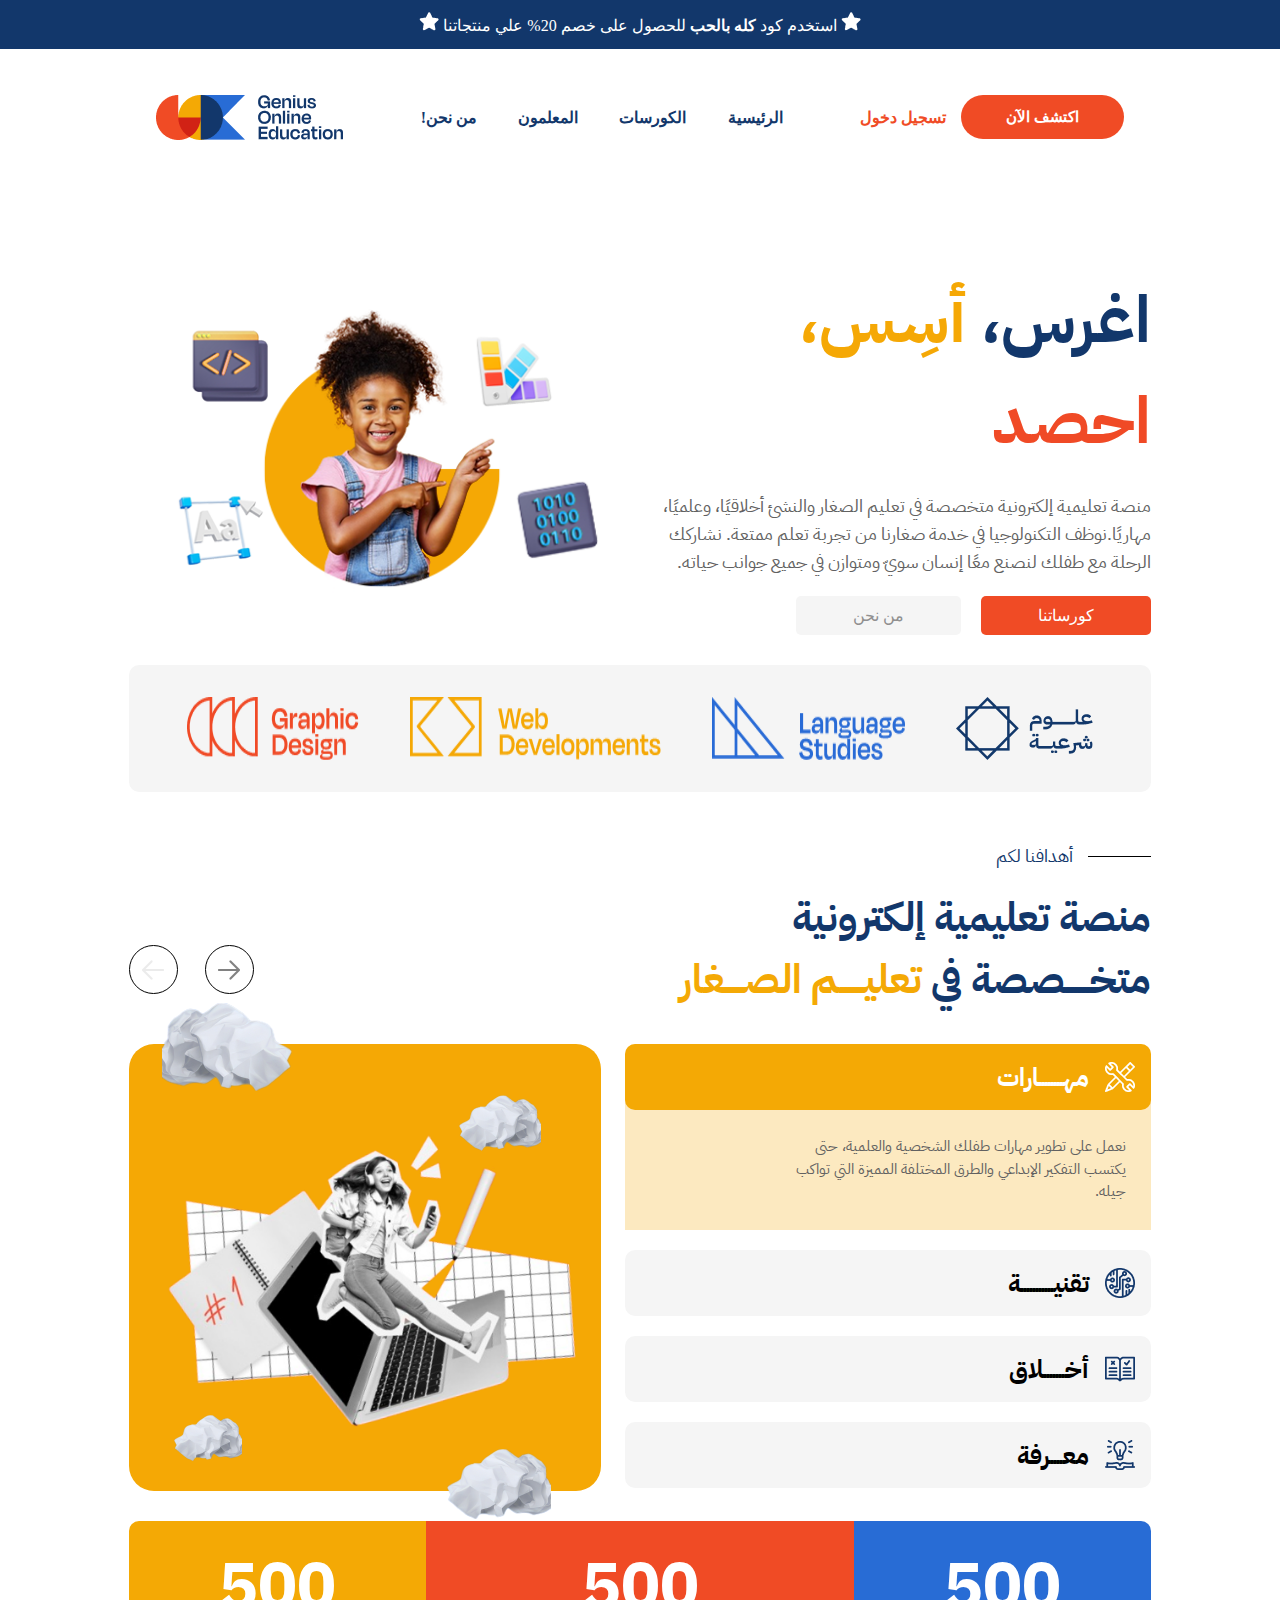
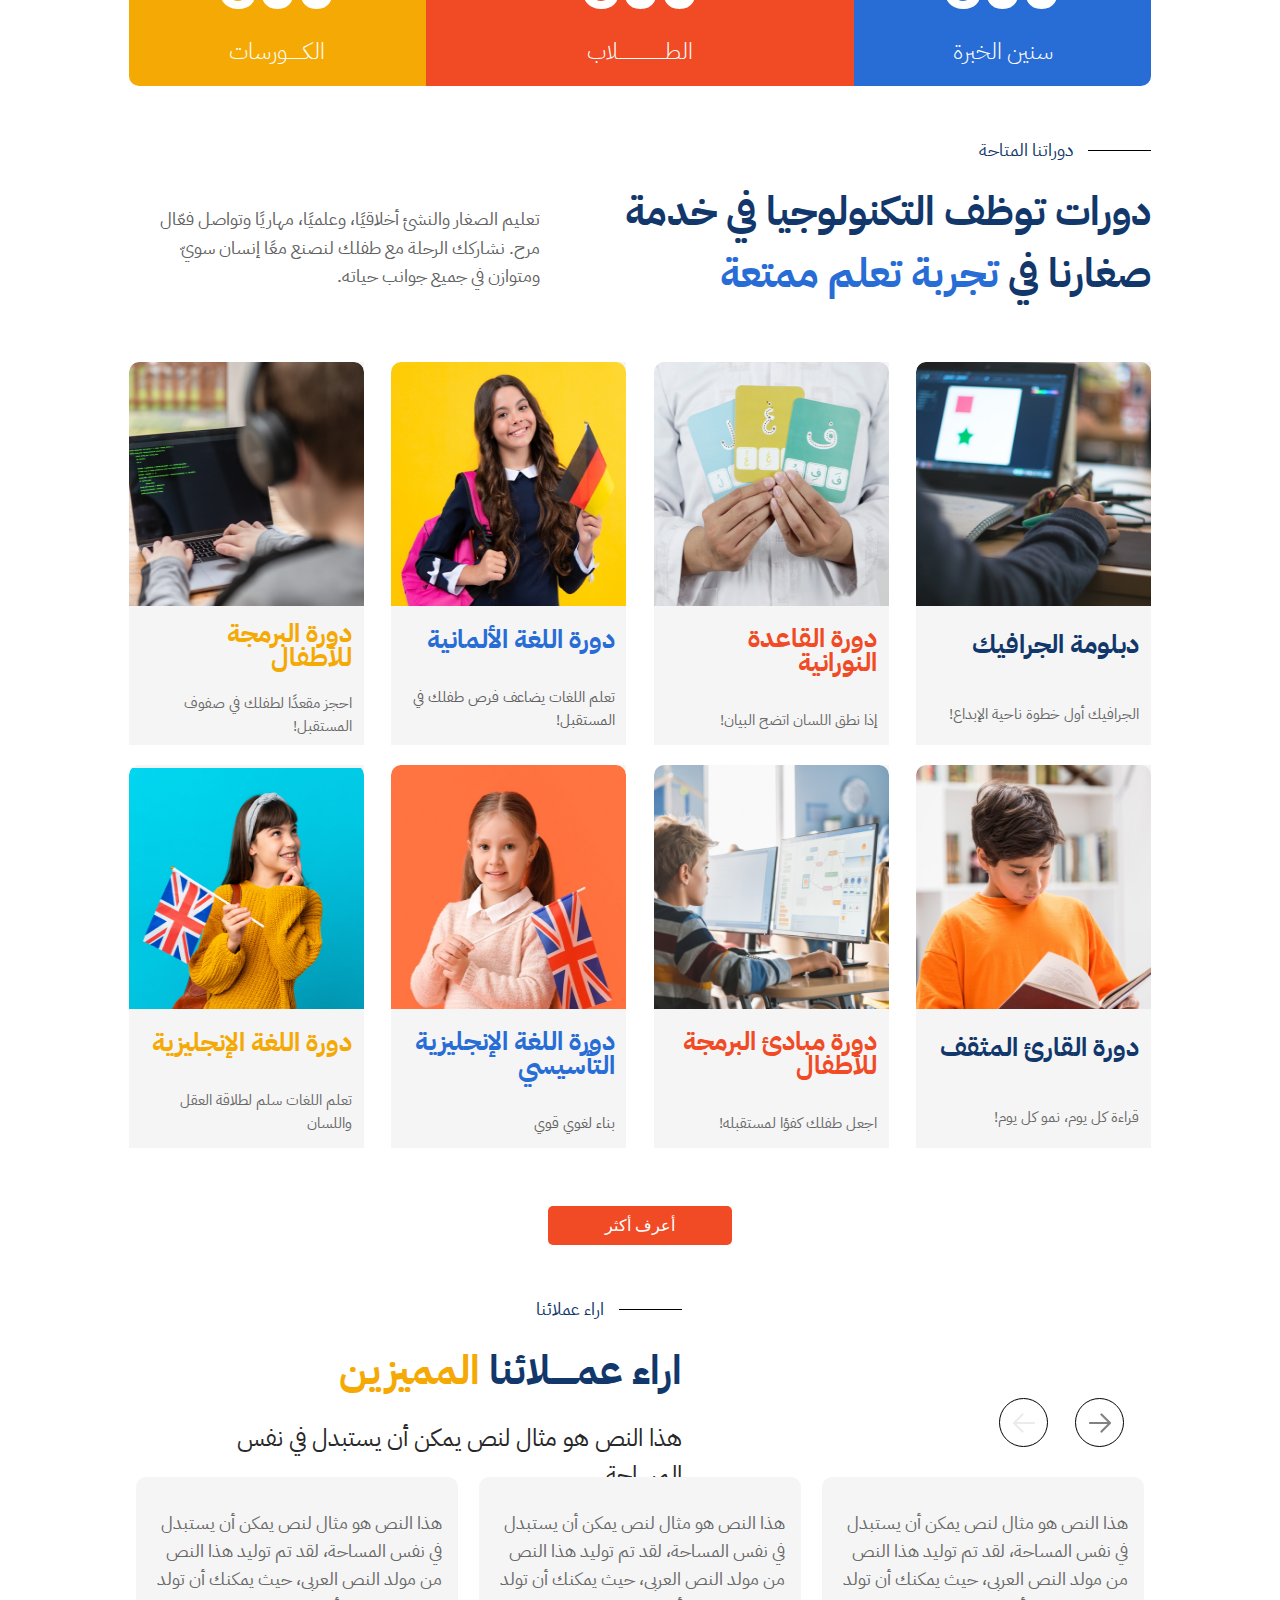
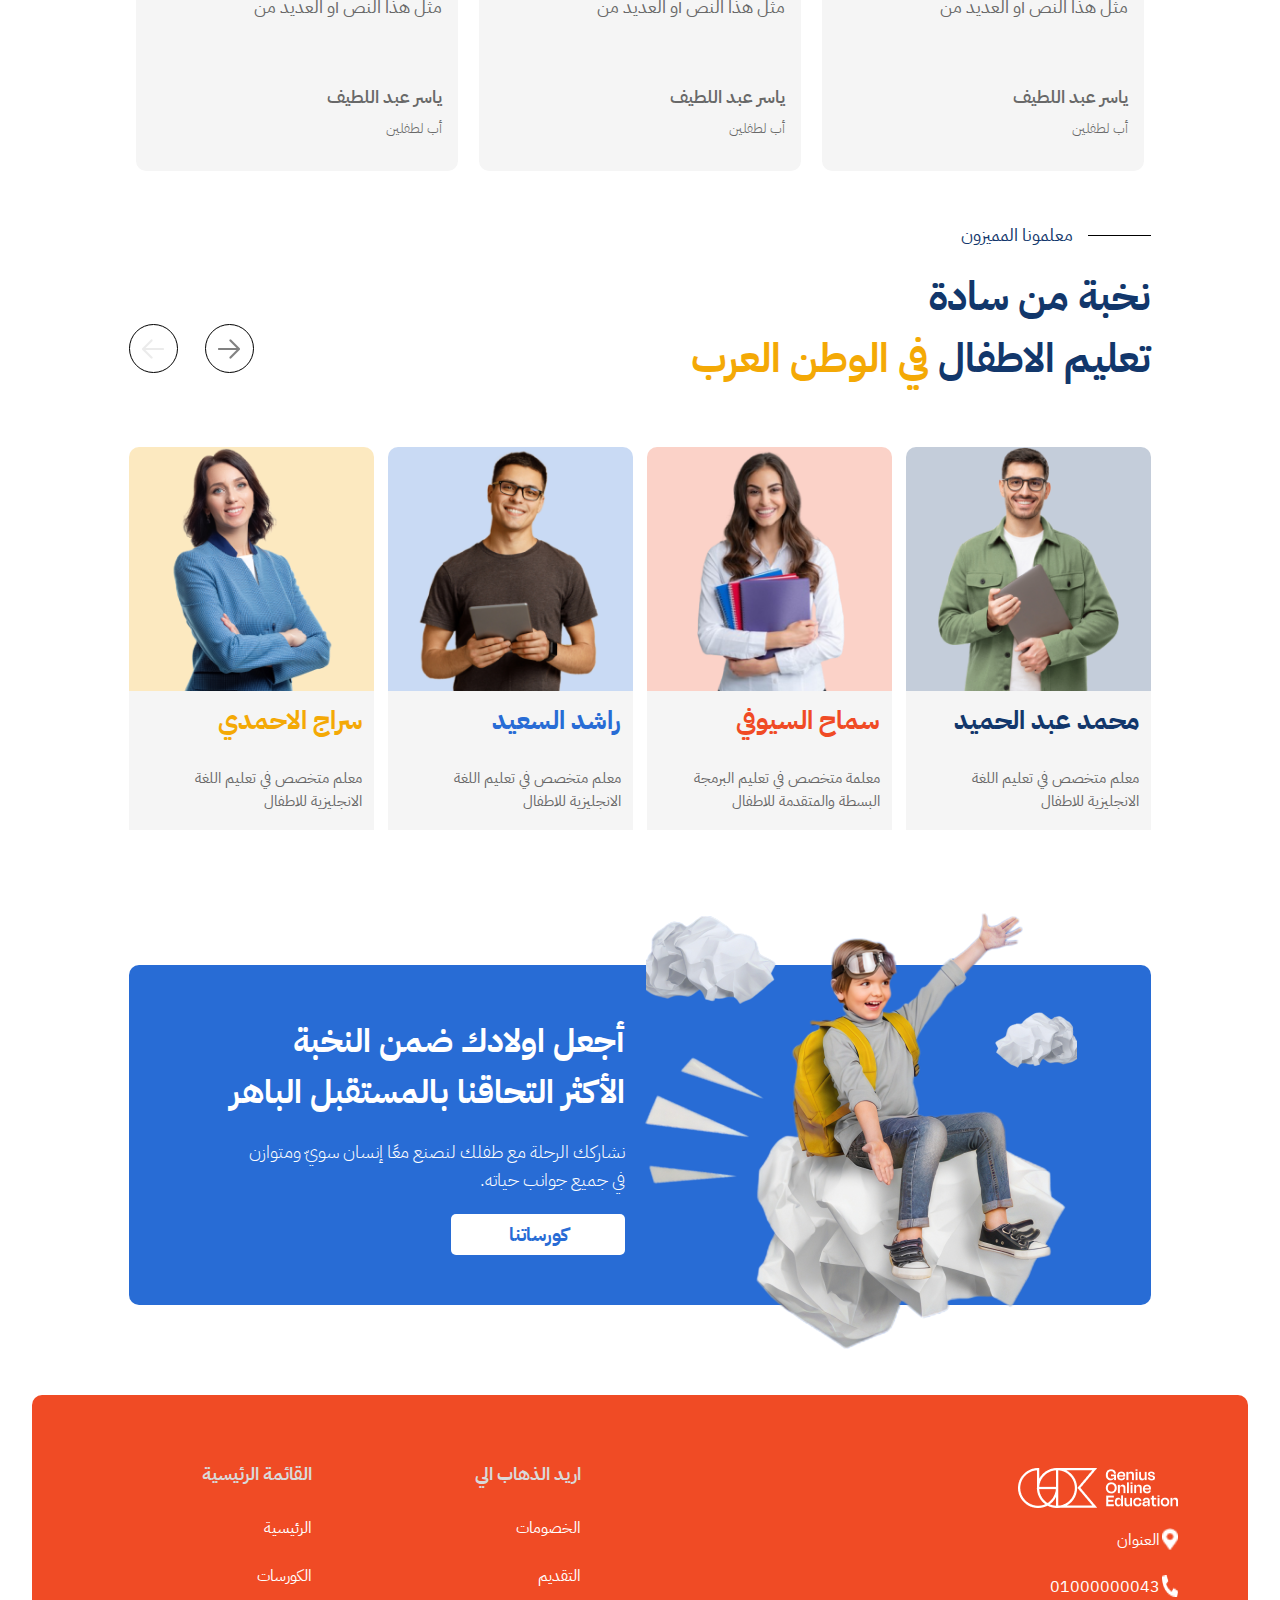
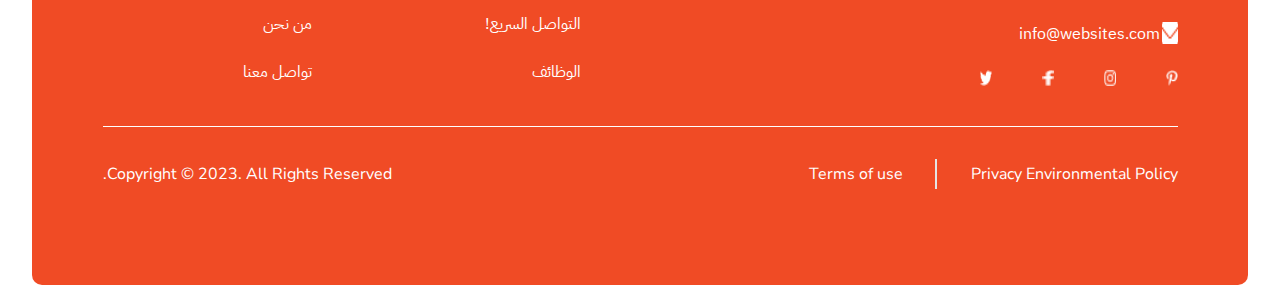
<file: index.html>
<!DOCTYPE html>
<html lang="en">
<head>
    <meta charset="UTF-8">
    <meta name="viewport" content="width=device-width, initial-scale=1.0">
    <title>Exam</title>
    <link rel="stylesheet" href="https://cdnjs.cloudflare.com/ajax/libs/font-awesome/6.4.0/css/all.min.css" integrity="sha512-iecdLmaskl7CVkqkXNQ/ZH/XLlvWZOJyj7Yy7tcenmpD1ypASozpmT/E0iPtmFIB46ZmdtAc9eNBvH0H/ZpiBw==" crossorigin="anonymous" referrerpolicy="no-referrer" />
    <link rel="stylesheet" href="./blueline.css">
    <link rel="stylesheet" href="./home.css">
    <link rel="stylesheet" href="./footer.css">
</head>
<body>

    <div class="ADS">
        <h4>
            <img src="./imgs/.png" alt="ADS Star" />
            استخدم كود <span>كله بالحب </span>للحصول على خصم 20% علي منتجاتنا
            <img src="./imgs/.png" alt="ADS Star" />
        </h4>
    </div>
    <div class="center_main">
        <main class="container">
            <header class="nav">
                <img src="./imgs/Frame.png" alt="education logo">
                <ul>
                    <li><a href="./index.html">الرئيسية</a></li>
                    <li><a href="./courses.html">الكورسات</a></li>
                    <li><a href="#">المعلمون</a></li>
                    <li><a href="./AboutUS.html">من نحن!</a></li>
                </ul>
                <div class="login">
                    <a class="btn" href="#">اكتشف الآن</a>
                    <a class="no" href="#">تسجيل دخول</a>
                </div>
                <input type="checkbox" id="check">
                    <label for="check" class="checkbtn">
                        <i class="fa-solid fa-bars"></i>
                    </label>
            </header>

            <div class="top">
                <div class="right_container">
                    <h1><span class="blue">اغرس،</span> <span class="yellow">أسِس،</span> <span class="orange">احصد</span></h1>
                    <p>منصة تعليمية إلكترونية متخصصة في تعليم الصغار والنشئ أخلاقيًا، وعلميًا، مهاريًا.نوظف التكنولوجيا في خدمة صغارنا من تجربة تعلم ممتعة. نشاركك الرحلة مع طفلك لنصنع معًا إنسان سويّ ومتوازن في جميع جوانب حياته.</p>
                    <div class="btns">
                        <a class="coursebtn" href="./courses.html">كورساتنا</a>
                        <a class="who" href="#">من نحن</a>
                    </div>
                </div>
                <div class="left_container">
                    <img src="./imgs/black girl.png" alt="black girl">
                </div>
            </div>
            <div class="strap">
                <img src="./imgs/strap/Group (3).png" alt="pic4">
                <img src="./imgs/strap/Group (2).png" alt="pic3">
                <img src="./imgs/strap/Group (1).png" alt="pic2">
                <img src="./imgs/strap/Group.png" alt="pic1">
            </div>
            <!-- new content -->
            <div class="goals">
                <div class="rightHeader">    
                    <div class="line_p">
                        <div class="line"></div>
                        <p>أهدافنا لكم</p>
                    </div>
                    <h2>منصة تعليمية إلكترونية متخــــــصصة في <span>تعليــــــم الصـــــغار</span></h2>
                </div>
                <div class="arrows">
                    <a href="#"><img src="./imgs/arrow.png" alt="right arrow"></a>
                    <a href="#"><img src="./imgs/arrow2.png" alt="left arrow"></a>
                </div>
            </div>
            <!-- new content 2 -->
            <section class="qualifications">
                <div class="right_qualifications">
                    <div class="skills_p">
                        <div class="skills">
                            <img src="./imgs/pen1.png" alt="pen"> 
                            <h3>مهــــــــارات</h3>
                        </div>
                        <div id="paragraph_skills">
                            <p>نعمل على تطوير مهارات طفلك الشخصية والعلمية، حتى يكتسب التفكير الإبداعي والطرق المختلفة المميزة التي تواكب جيله.</p>
                        </div>
                    </div>
                    <div class="qualifications_card">
                        <img src="./imgs/mindmap 1.png" alt="mind map">
                        <h3>تقنيـــــــــــة</h3>
                    </div>
                    <div class="qualifications_card">
                        <img src="./imgs/book.png" alt="book">
                        <h3>أخـــــــلاق</h3>
                    </div>
                    <div class="qualifications_card">
                        <img src="./imgs/idea 1.png" alt="idea">
                        <h3>معــــرفة</h3>
                    </div>
                </div>

                <div class="left_qualifications">
                    <div class="paperGirl">
                        <div class="topPaper">
                            <img id="paperTopRight" src="./imgs/paperTopRight.png" alt="paperTopRight">
                            <img id="paperTopLeft" src="./imgs/paperTopLeft.png" alt="paperTopLeft">
                        </div>
                        <img id="maingirl" src="./imgs/girlMain.png" alt="a girl">
                        <div class="bottomPaper">
                            <img id="paperBottomRight" src="./imgs/paperBottomRight.png" alt="paperBottomRight">
                            <img id="paperBottomLeft" src="./imgs/paperBottomLeft.png" alt="paperBottomLeft">
                        </div>
                    </div>
                </div>
                </section>
                <div class="strap500"> 
                    <div class="strap500_right">
                        <h2>500</h2>
                        <p>سنين الخبرة</p>
                    </div>
                    <div class="strap500_middle">
                        <h2>500</h2>
                        <p>الطـــــــــــــــــــــــلاب</p>
                    </div>
                    <div class="strap500_left">
                        <h2>500</h2>
                        <p>الكــــــــورسات</p>
                    </div>
                </div>
                <div class="goals">
                    <div class="rightHeader">    
                        <div class="line_p">
                            <div class="line"></div>
                            <p>دوراتنا المتاحة</p>
                        </div>
                        <h2 id="teck">دورات توظف التكنولوجيا في خدمة صغارنا في <span id="experiment">تجربة تعلم ممتعة</span></h2>
                    </div>
                    <div class="arrows" id="arrow_p">
                        <p>تعليم الصغار والنشئ أخلاقيًا، وعلميًا، مهاريًا وتواصل فعّال مرح. نشاركك الرحلة مع طفلك لنصنع معًا إنسان سويّ ومتوازن في جميع جوانب حياته.</p>
                    </div>
                </div>
                <div class="course_cards">
                    <div class="course_row">
                        <div class="course_card">
                            <img src="./imgs/Mask group.png" alt="card1">
                            <div class="course_data">
                                <h3 class="color12376B">دبلومة الجرافيك</h3>
                                <p class="color686868">الجرافيك أول خطوة ناحية الإبداع!</p>
                            </div>
                        </div>
                        <div class="course_card">
                            <img src="./imgs/Mask group (1).png" alt="card2">
                            <div class="course_data">
                                <h3 class="colorF04B25">دورة القاعدة النورانية</h3>
                                <p class="color686868">إذا نطق اللسان اتضح البيان!</p>
                            </div>
                        </div>
                        <div class="course_card">
                            <img src="./imgs/Mask group (2).png" alt="card3">
                            <div class="course_data">
                                <h3 class="color286CD5">دورة اللغة الألمانية</h3>
                                <p>تعلم اللغات يضاعف فرص طفلك في المستقبل!</p>
                            </div>
                        </div>
                        <div class="course_card">
                            <img src="./imgs/Mask group (3).png" alt="card4">
                            <div class="course_data">
                                <h3 class="colorF4A905">دورة البرمجة للأطفال</h3>
                                <p class="color686868">احجز مقعدًا لطفلك في صفوف المستقبل!</p>
                            </div>
                        </div>
                    </div>
                    <div class="course_row">
                        <div class="course_card">
                            <img src="./imgs/Mask group (4).png" alt="card5">
                            <div class="course_data">
                                <h3 class="color12376B">دورة القارئ المثقف</h3>
                                <p class="color686868">قراءة كل يوم، نمو كل يوم!</p>
                            </div>
                        </div>
                        <div class="course_card">
                            <img src="./imgs/Mask group (5).png" alt="card6">
                            <div class="course_data">
                                <h3 class="colorF04B25">دورة مبادئ البرمجة للأطفال</h3>
                                <p class="color686868">اجعل طفلك كفؤا لمستقبله!</p>
                            </div>
                        </div>
                        <div class="course_card">
                            <img src="./imgs/Mask group (6).png" alt="card7">
                            <div class="course_data">
                                <h3 class="color286CD5">دورة اللغة الإنجليزية التأسيسي</h3>
                                <p>بناء لغوي قوي</p>
                            </div>
                        </div>
                        <div class="course_card">
                            <img src="./imgs/Mask group (7).png" alt="card8">
                            <div class="course_data"> 
                                <h3 class="colorF4A905">دورة اللغة الإنجليزية</h3>
                                <p class="color686868">تعلم اللغات سلم لطلاقة العقل واللسان</p>
                            </div>
                        </div>
                    </div>
                </div>
                <a href="#" class="coursebtn" id="knowMore_btn">أعرف أكثر</a>

                <div class="opinion">
                    <div class="arrows_3">
                        <a href="#"><img src="./imgs/arrow.png" alt="right arrow"></a>
                        <a href="#"><img src="./imgs/arrow2.png" alt="left arrow"></a>
                    </div>
                    <div class="left_headers">    
                        <div class="line_p">
                            <div class="line"></div>
                            <p>اراء عملائنا</p>
                        </div>
                            <h2 class="color12376B">اراء عمــــــلائنا <span class="colorF04B25">المميزين</span></h2>
                            <p id="p_line_210">هذا النص هو مثال لنص يمكن أن يستبدل في نفس المساحة</p>
                    </div>
                </div>

            <div class="opinion_row_cards">
                <div class="opinion_card">
                    <p>هذا النص هو مثال لنص يمكن أن يستبدل في نفس المساحة، لقد تم توليد هذا النص من مولد النص العربى، حيث يمكنك أن تولد مثل هذا النص أو العديد من </p>
                    <div> 
                        <h4>ياسر عبد اللطيف</h4>
                        <h6>أب لطفلين</h6></div>
                    </div>
                <div class="opinion_card">
                    <p>هذا النص هو مثال لنص يمكن أن يستبدل في نفس المساحة، لقد تم توليد هذا النص من مولد النص العربى، حيث يمكنك أن تولد مثل هذا النص أو العديد من </p>
                    <div>
                        <h4>ياسر عبد اللطيف</h4>
                        <h6>أب لطفلين</h6>
                    </div>
                </div>
                <div class="opinion_card">
                    <p>هذا النص هو مثال لنص يمكن أن يستبدل في نفس المساحة، لقد تم توليد هذا النص من مولد النص العربى، حيث يمكنك أن تولد مثل هذا النص أو العديد من </p>
                    <div>
                        <h4>ياسر عبد اللطيف</h4>
                        <h6>أب لطفلين</h6>
                    </div>
                </div>
            </div>
            <div class="goals">
                <div class="rightHeader">    
                    <div class="line_p">
                        <div class="line"></div>
                        <p>معلمونا المميزون</p>
                    </div>
                    <h2>نخبة من سادة<br> تعليم الاطفال <span class="colorF4A905">في الوطن العرب</span></h2>
                </div>
                <div class="arrows">
                    <a href="#"><img src="./imgs/arrow.png" alt="right arrow"></a>
                    <a href="#"><img src="./imgs/arrow2.png" alt="left arrow"></a>
                </div>
            </div>
            <div class="elite_row">
                <div class="elite_card">
                    <div class="img_container background12376B40">
                        <img src="./imgs/guy1.png" alt="guy1">
                    </div>
                    <div class="elite_p">
                        <h2 class="color12376B">محمد عبد الحميد</h2>
                        <p>معلم متخصص في تعليم اللغة الانجليزية للاطفال</p>
                    </div>
                </div>
                <div class="elite_card">
                    <div class="img_container backgroundF04B2540">
                        <img src="./imgs/girl1.png" alt="girl1">
                    </div>
                    <div class="elite_p">
                        <h2 class="colorF04B25">سماح السيوفي</h2>
                        <p>معلمة متخصص في تعليم البرمجة البسطة والمتقدمة للاطفال</p>
                    </div>
                </div>
                <div class="elite_card">
                    <div class="img_container background286CD540">
                        <img src="./imgs/guy2.png" alt="guy2">
                    </div>
                    <div class="elite_p">
                        <h2 class="color286CD5">راشد السعيد</h2>
                        <p>معلم متخصص في تعليم اللغة الانجليزية للاطفال</p>
                    </div>
                </div>
                <div class="elite_card">
                    <div class="img_container backgroundF4A90540">
                        <img src="./imgs/girl2.png" alt="girl2">
                    </div>
                    <div class="elite_p">
                        <h2 class="colorF4A905">سراج الاحمدي</h2>
                        <p>معلم متخصص في تعليم اللغة الانجليزية للاطفال</p>
                    </div>
                </div>
            </div>
            <footer>
                <!-- first footer -->
                <div class="footer_blue">
                    <div class="footer_imgs">
                        <img class="small_paper" src="./imgs/footer/smallpaper.png" alt="small paper">
                        <img class="boy_paper" src="./imgs/footer/paperboy.png" alt="boy" style="object-fit: cover;">
                        <img class="big_paper" src="./imgs/footer/bigpaper.png" alt="big paper">
                        <img class="three_papers" src="./imgs/footer/RICpaper.png" alt="3 papers">
                    </div>
                    <div class="footer_heads">
                        <h2>أجعل اولادك ضمن النخبة الأكثر التحاقنا بالمستقبل الباهر</h2>
                        <p>نشاركك الرحلة مع طفلك لنصنع معًا إنسان سويّ ومتوازن في جميع جوانب حياته.</p>
                        <a class="blue_btn" href="./courses.html">كورساتنا</a>
                    </div>
                </div>
            </div>
                <!--            ////////////////  second footer   ////////////////////////////       -->
                
                <!-- end  -->
            </footer>         
        </main>
        <footer>
            <div class="footer_red">
                
                <div class="topFooter">
                    <div class="rightTopFooter">
                        <img class="footerLogo" src="./imgs/red_footer_logo.png" alt="red footer logo">
                        <ul>
                            <li><img class="listIcon" src="./imgs/footer/location.png" alt="location icon"><p>العنوان</p></li>
                            <li><img class="listIcon" src="./imgs/footer/phone.png" alt="phone icon"><p>01000000043</p></li>
                            <li><img class="listIcon" src="./imgs/footer/mail.png" alt="mail icon"><p>info@websites.com</p></li>
                            <div class="socialFooter">
                                <img class="socialIcon" src="./imgs/footer/pinterest.png" alt="pinterest icon">
                                <img class="socialIcon" src="./imgs/footer/insta.png" alt="insta icon">
                                <img class="socialIcon" src="./imgs/footer/facebook.png" alt="facebook icon">
                                <img class="socialIcon" src="./imgs/footer/tweet.png" alt="tweet icon">
                            </div>
                        </ul>
                    </div>
                    <div class="leftTopFooter">
                        <div class="colomn_footer">
                            <h2>اريد الذهاب الي</h2>
                            <ul>
                                <li><a href="#">الخصومات</a></li>
                                <li><a href="./purchase.html">التقديم</a></li>
                                <li><a href="./contactUs.html">التواصل السريع!</a></li>
                                <li><a href="#">الوظائف</a></li>
                            </ul>
                        </div>
                        <div class="colomn_footer">
                            <h2>القائمة الرئيسية</h2>
                            <ul>
                                <li><a href="./index.html">الرئيسية</a></li>
                                <li><a href="./courses.html">الكورسات</a></li>
                                <li><a href="./AboutUS.html">من نحن</a></li>
                                <li><a href="./contactUs.html">تواصل معنا</a></li>
                            </ul>
                        </div>
                    </div>
                </div>

                <div class="centerline">
                    <div class="line_footer"></div>
                </div> 

                <div class="centerFooter">
                    <div class="bottomFooter">
                        <div class="rightBottomFooter">
                            <div class="Privacy" id="Privacy1">
                                <p>Privacy Environmental Policy</p>
                            </div>
                            <div class="Privacy" id="Privacy2">
                                <p>Terms of use</p>
                            </div>
                        </div>
                        <div class="copyright">
                            <p>Copyright © 2023. All Rights Reserved.</p>
                        </div>
                    </div>
                </div>
            </div>
        </footer>
    </div> 
</body>
</html>
</file>
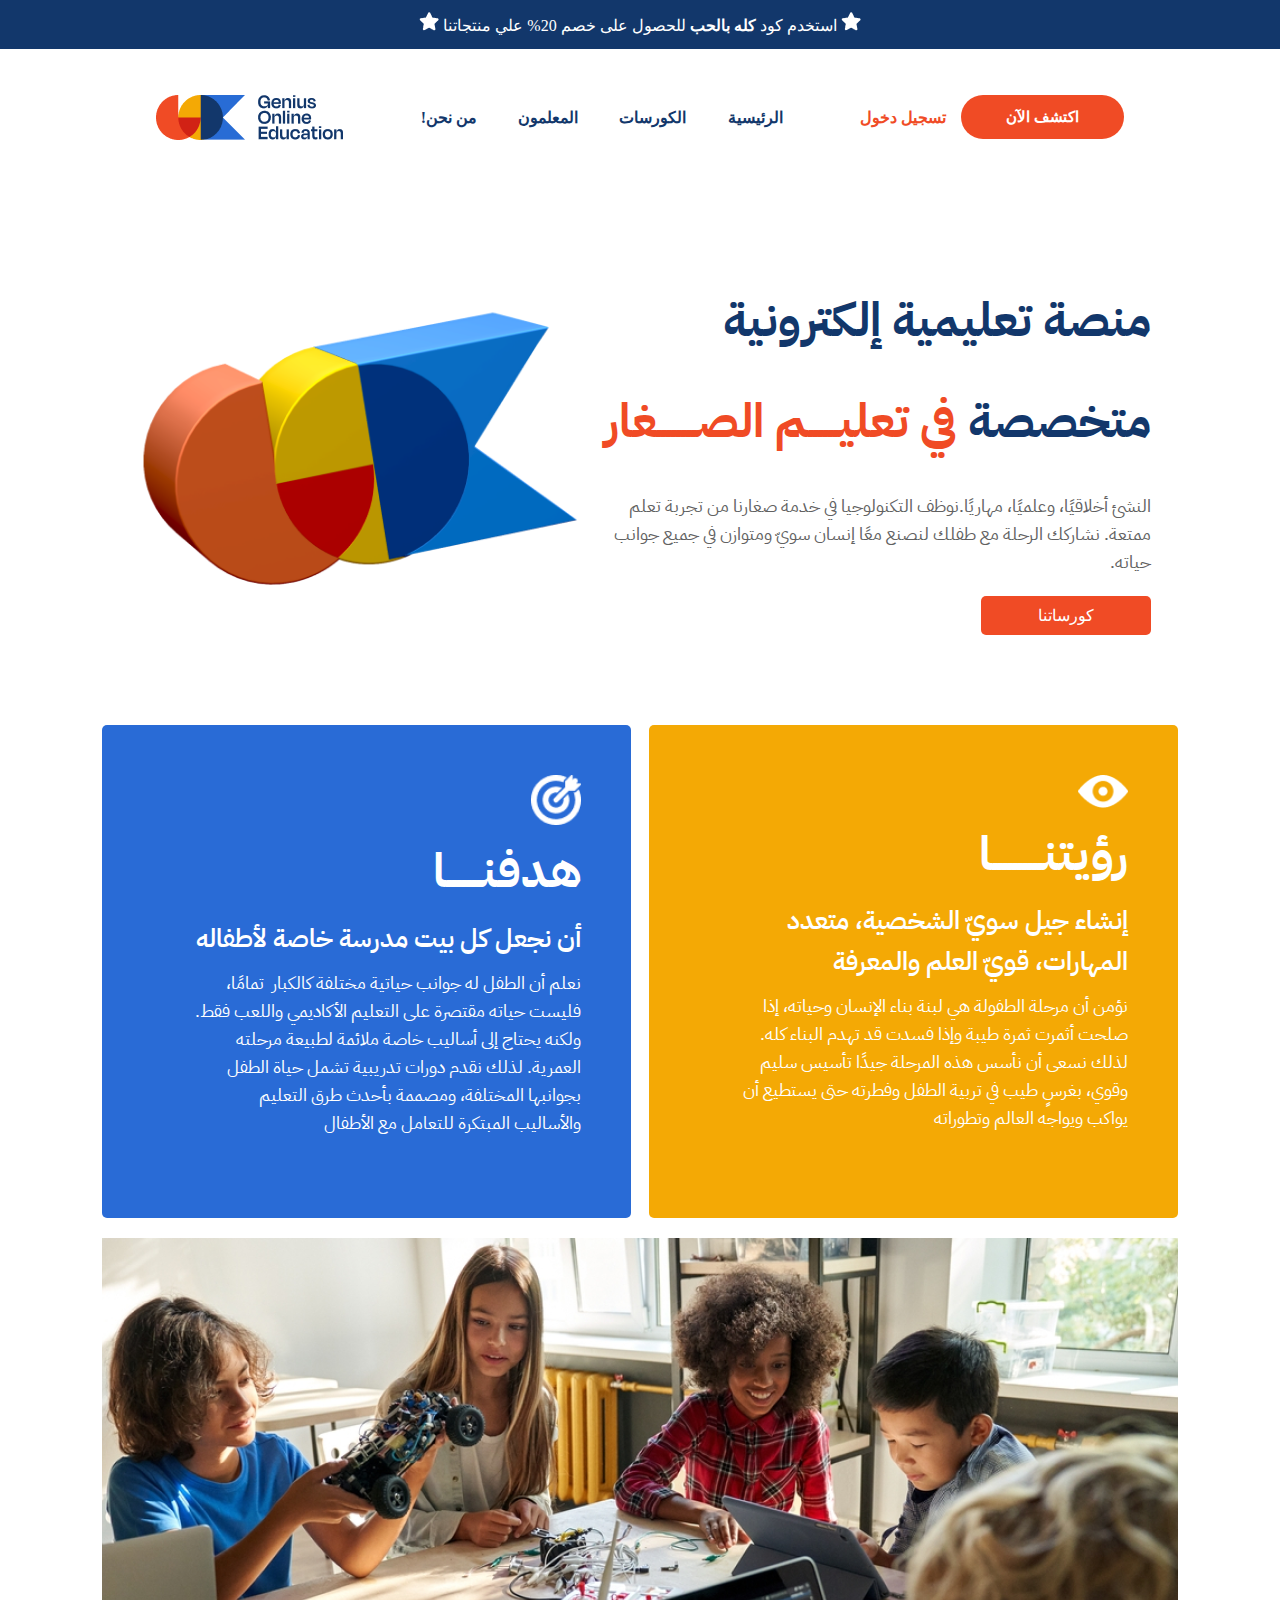
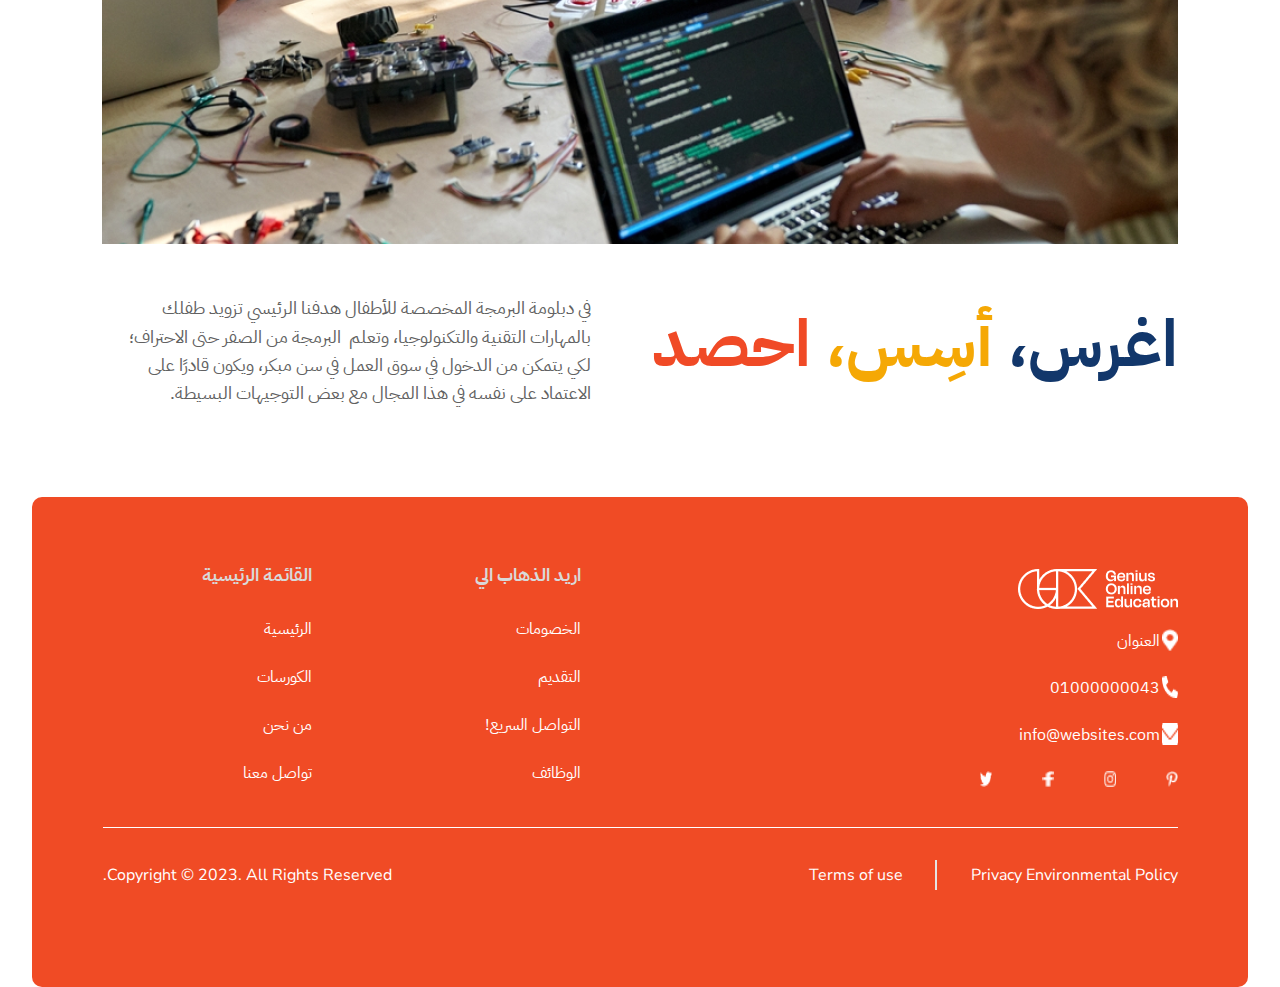
<file: AboutUS.html>
<!DOCTYPE html>
<html lang="en">
<head>
    <meta charset="UTF-8">
    <meta name="viewport" content="width=device-width, initial-scale=1.0">
    <title>About US</title>
    <link rel="stylesheet" href="./home.css">
    <link rel="stylesheet" href="./blueline.css">
    <link rel="stylesheet" href="./footer.css">
    <link rel="stylesheet" href="./contactUs.css">
    <link rel="stylesheet" href="./courses.css">
    <link rel="stylesheet" href="./purchase.css">
    <link rel="stylesheet" href="./AboutUS.css">
    <style>
        @media (min-width: 0px) and (max-width: 767px){
            .right_container{
                margin-bottom: 60px;
            }
        }
    </style>
</head>
<body>
    <div class="ADS">
        <h4>
            <img src="./imgs/.png" alt="ADS Star" />
            استخدم كود <span>كله بالحب </span>للحصول على خصم 20% علي منتجاتنا
            <img src="./imgs/.png" alt="ADS Star" />
        </h4>
    </div>
    <div class="center_main">
        <main class="container">
            <header class="nav">
                <img src="./imgs/Frame.png" alt="education logo">
                <ul>
                    <li><a href="./index.html">الرئيسية</a></li>
                    <li><a href="./courses.html">الكورسات</a></li>
                    <li><a href="#">المعلمون</a></li>
                    <li><a href="./AboutUS.html">من نحن!</a></li>
                </ul>
                <div class="login">
                    <a class="btn" href="#">اكتشف الآن</a>
                    <a class="no" href="#">تسجيل دخول</a>
                </div>
                <input type="checkbox" id="check">
                    <label for="check" class="checkbtn">
                        <i class="fa-solid fa-bars"></i>
                    </label>
            </header>

            <section class="top" >
                <div class="right_container" style="width: 574px; max-width: 90%;">
                    <h1 style="font-size: 47px;" class="color12376B">منصة تعليمية إلكترونية متخصصة <span class="colorF04B25">في تعليــــــم الصــــــــغار</span></h1>
                    <p> النشئ أخلاقيًا، وعلميًا، مهاريًا.نوظف التكنولوجيا في خدمة صغارنا من تجربة تعلم ممتعة. نشاركك الرحلة مع طفلك لنصنع معًا إنسان سويّ ومتوازن في جميع جوانب حياته.</p>
                    <div class="btns">
                        <a class="coursebtn" href="./courses.html">كورساتنا</a>
                    </div>
                </div>
                <div class="left_container" style="width: 480px; max-width: 90%;">
                    <img width="480px" style="max-width: 100%;"  src="./imgs/bigLogo.png" alt="big logo">
                </div>
            </section>
            
            <section class="yellow_blue_divs">
                <div class="card_aboutUs" style="background-color: #F4A905;">
                    <img src="./imgs/about us/eye.png" alt="eye">
                    <h2>رؤيتنــــــــــا</h2>
                    <h4>إنشاء جيل سويّ الشخصية، متعدد المهارات، قويّ العلم والمعرفة</h4>
                    <p>نؤمن أن مرحلة الطفولة هي لبنة بناء الإنسان وحياته، إذا صلحت أثمرت ثمرة طيبة وإذا فسدت قد تهدم البناء كله. لذلك نسعى أن نأسس هذه المرحلة جيدًا تأسيس سليم وقوي، بغرسٍ طيب في تربية الطفل وفطرته حتى يستطيع أن يواكب ويواجه العالم وتطوراته</p>
                </div>
                <div class="card_aboutUs" style="background-color: #296BD6;">
                    <img src="./imgs/about us/goul.png" alt="goul">
                    <h2>هدفنـــــــا</h2>
                    <h4>أن نجعل كل بيت مدرسة خاصة لأطفاله</h4>
                    <p>نعلم أن الطفل له جوانب حياتية مختلفة كالكبار  تمامًا، فليست حياته مقتصرة على التعليم الأكاديمي واللعب فقط. ولكنه يحتاج إلى أساليب خاصة ملائمة لطبيعة مرحلته العمرية. لذلك نقدم دورات تدريبية تشمل حياة الطفل بجوانبها المختلفة، ومصممة بأحدث طرق التعليم والأساليب المبتكرة للتعامل مع الأطفال</p>
                </div>
            </section>
            
            <section class="group_kids">
                <img src="./imgs/about us/group.png" alt="group of kids">
                <div class="group_kids_text">
                    <h2><span class="blue">اغرس،</span> <span class="yellow">أسِس،</span> <span class="orange">احصد</span></h2>
                    <p>في دبلومة البرمجة المخصصة للأطفال هدفنا الرئيسي تزويد طفلك بالمهارات التقنية والتكنولوجيا، وتعلم  البرمجة من الصفر حتى الاحتراف؛ لكي يتمكن من الدخول في سوق العمل في سن مبكر، ويكون قادرًا على الاعتماد على نفسه في هذا المجال مع بعض التوجيهات البسيطة.</p>
                </div>
            </section>
        </main>
    </div>

    <footer>
        <div class="footer_red">
            <div class="topFooter">
                <div class="rightTopFooter">
                    <img class="footerLogo" src="./imgs/red_footer_logo.png" alt="red footer logo">
                    <ul>
                        <li><img class="listIcon" src="./imgs/footer/location.png" alt="location icon"><p>العنوان</p></li>
                        <li><img class="listIcon" src="./imgs/footer/phone.png" alt="phone icon"><p>01000000043</p></li>
                        <li><img class="listIcon" src="./imgs/footer/mail.png" alt="mail icon"><p>info@websites.com</p></li>
                        <div class="socialFooter">
                            <img class="socialIcon" src="./imgs/footer/pinterest.png" alt="pinterest icon">
                            <img class="socialIcon" src="./imgs/footer/insta.png" alt="insta icon">
                            <img class="socialIcon" src="./imgs/footer/facebook.png" alt="facebook icon">
                            <img class="socialIcon" src="./imgs/footer/tweet.png" alt="tweet icon">
                        </div>
                    </ul>
                </div>
                <div class="leftTopFooter">
                    <div class="colomn_footer">
                        <h2>اريد الذهاب الي</h2>
                        <ul>
                            <li><a href="#">الخصومات</a></li>
                            <li><a href="./purchase.html">التقديم</a></li>
                            <li><a href="./contactUs.html">التواصل السريع!</a></li>
                            <li><a href="#">الوظائف </a></li>
                        </ul>
                    </div>
                    <div class="colomn_footer">
                        <h2>القائمة الرئيسية</h2>
                        <ul>
                            <li><a href="./index.html">الرئيسية</a></li>
                            <li><a href="./courses.html">الكورسات</a></li>
                            <li><a href="./AboutUS.html">من نحن</a></li>
                            <li><a href="./contactUs.html">تواصل معنا</a></li>
                        </ul>
                    </div>
                </div>
            </div>
            
            <div class="centerline">
                <div class="line_footer"></div>
            </div> 

            <div class="centerFooter">
                <div class="bottomFooter">
                    <div class="rightBottomFooter">
                        <div class="Privacy" id="Privacy1">
                            <p>Privacy Environmental Policy</p>
                        </div>
                        <div class="Privacy" id="Privacy2">
                            <p>Terms of use</p>
                        </div>
                    </div>
                    <div class="copyright">
                        <p>Copyright © 2023. All Rights Reserved.</p>
                    </div>
                </div>
            </div>
        </div>
    </footer>
</body>
</html>
</file>
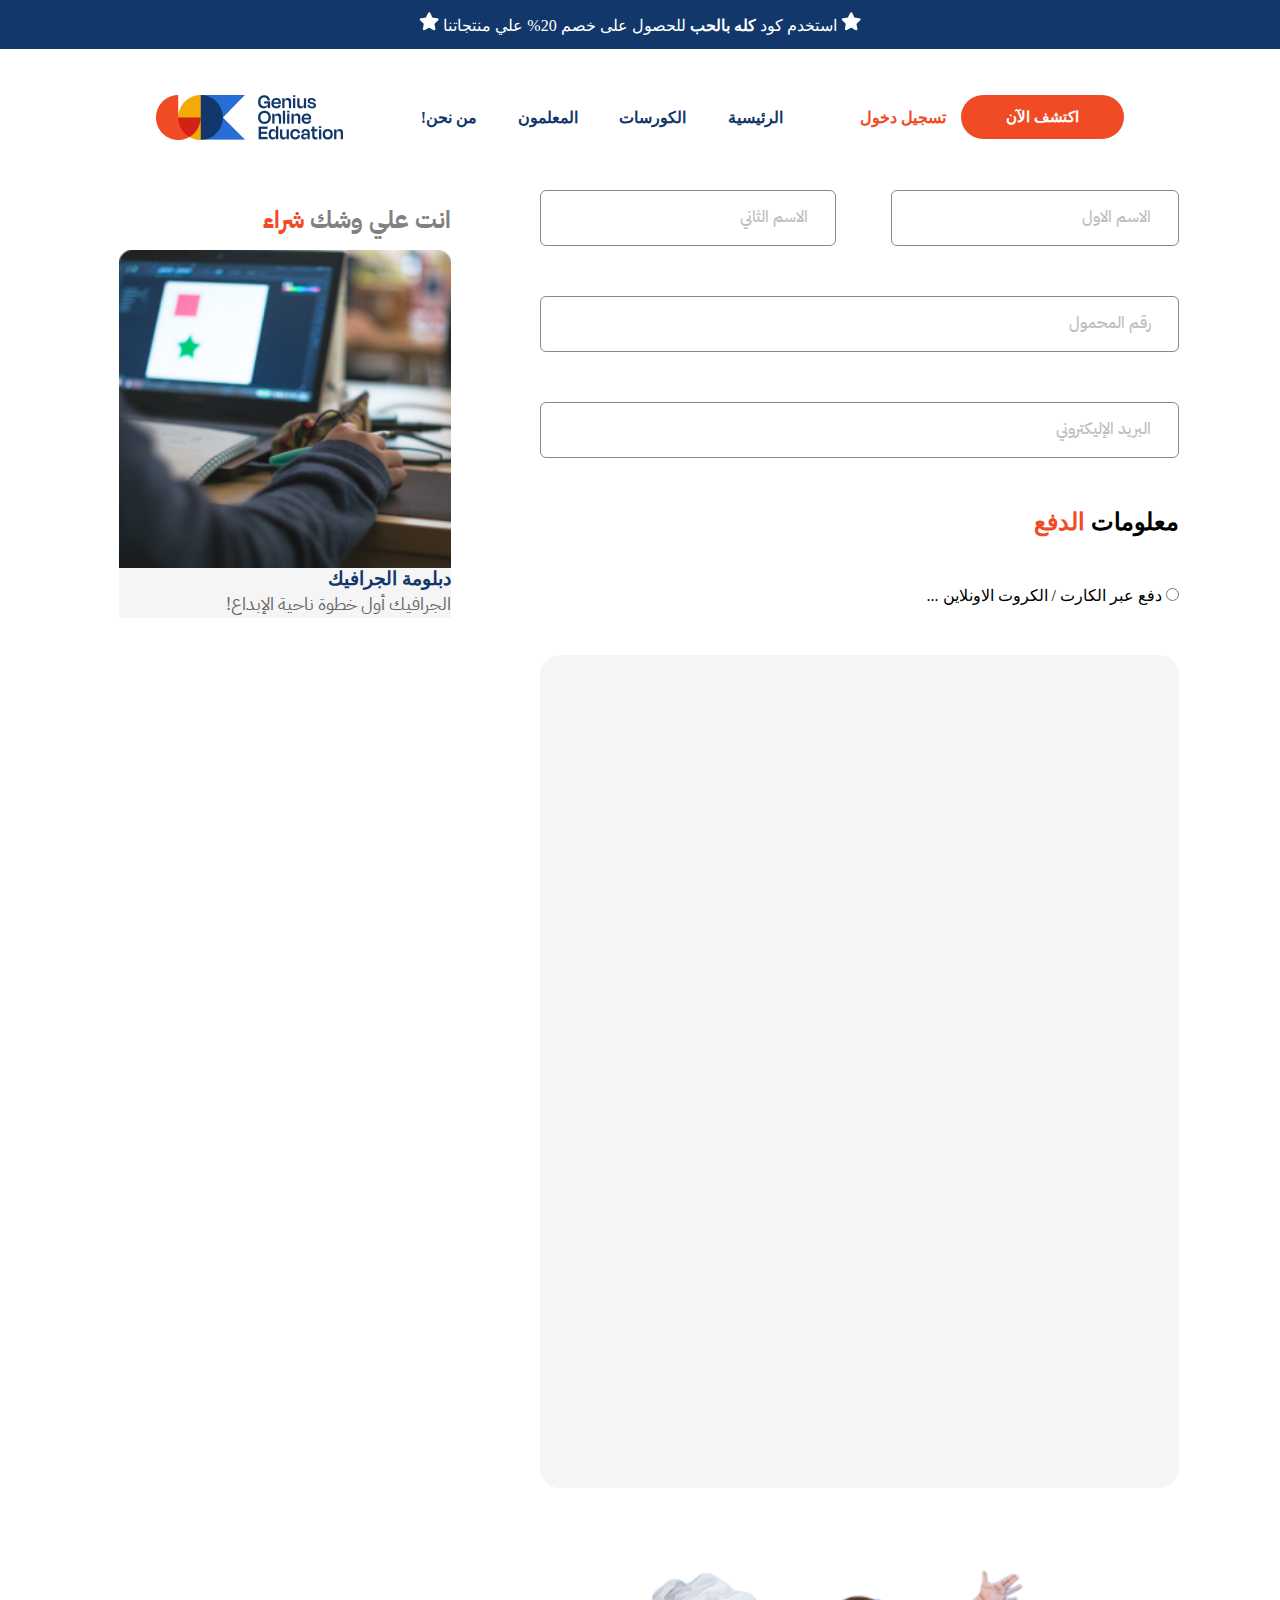
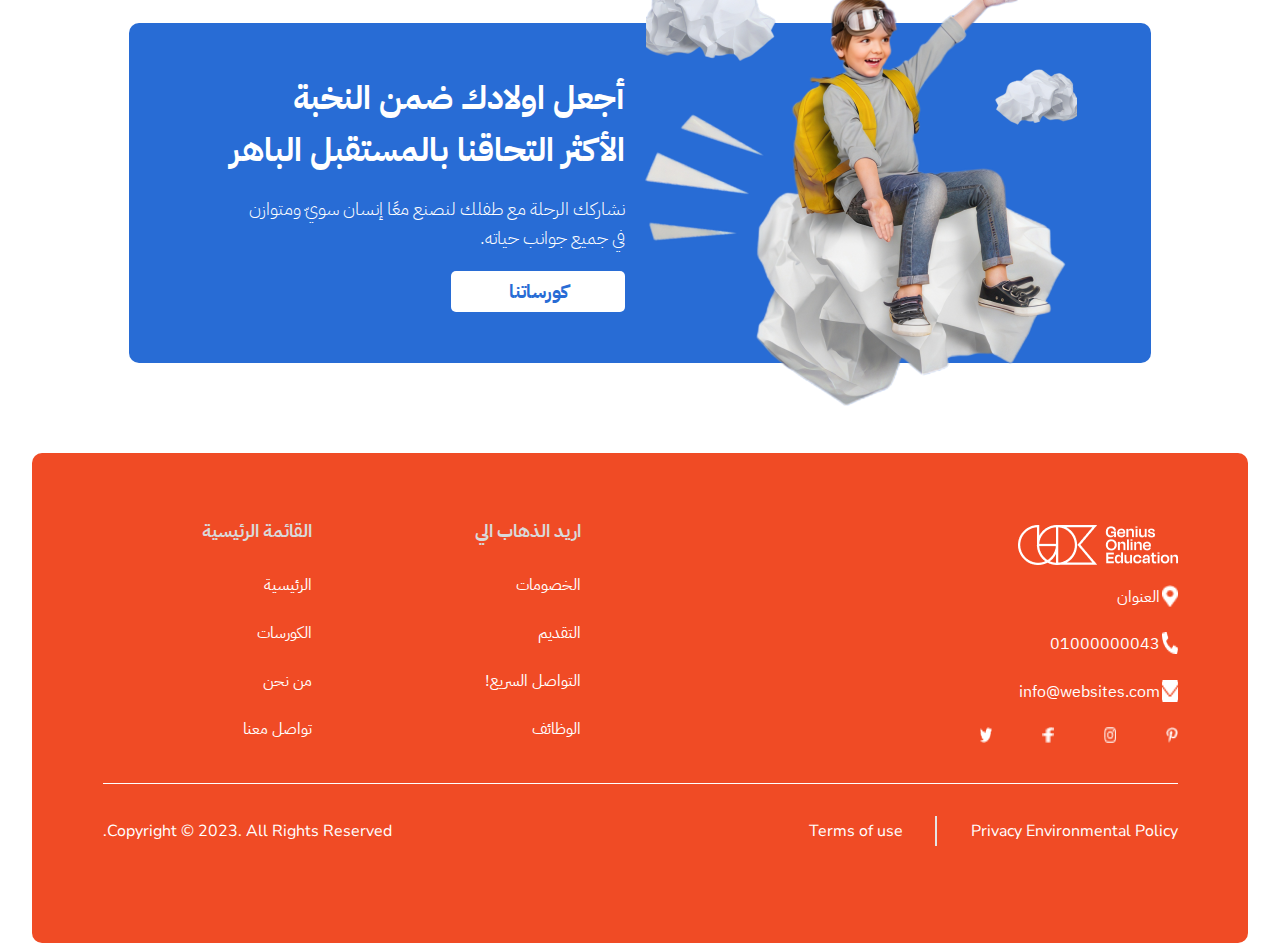
<file: checkout.html>
<!DOCTYPE html>
<html lang="en">
<head>
    <meta charset="UTF-8">
    <meta name="viewport" content="width=device-width, initial-scale=1.0">
    <title>Exam</title>
    <link rel="stylesheet" href="https://cdnjs.cloudflare.com/ajax/libs/font-awesome/6.4.0/css/all.min.css" integrity="sha512-iecdLmaskl7CVkqkXNQ/ZH/XLlvWZOJyj7Yy7tcenmpD1ypASozpmT/E0iPtmFIB46ZmdtAc9eNBvH0H/ZpiBw==" crossorigin="anonymous" referrerpolicy="no-referrer" />
    <link rel="stylesheet" href="./blueline.css">
    <link rel="stylesheet" href="./home.css">
    <link rel="stylesheet" href="./footer.css">
    <link rel="stylesheet" href="./AboutUS.css">
    <link rel="stylesheet" href="./checkout.css">
    <link rel="stylesheet" href="./contactUs.css">

</head>
<body>

   <div class="ADS">
        <h4>
            <img src="./imgs/.png" alt="ADS Star" />
            استخدم كود <span>كله بالحب </span>للحصول على خصم 20% علي منتجاتنا
            <img src="./imgs/.png" alt="ADS Star" />
        </h4>
    </div>
    <div class="center_main">
        <main class="container">
            <header class="nav">
                <img src="./imgs/Frame.png" alt="education logo">
                <ul>
                    <li><a href="./index.html">الرئيسية</a></li>
                    <li><a href="./courses.html">الكورسات</a></li>
                    <li><a href="#">المعلمون</a></li>
                    <li><a href="./AboutUS.html">من نحن!</a></li>
                </ul>
                <div class="login">
                    <a class="btn" href="#">اكتشف الآن</a>
                    <a class="no" href="#">تسجيل دخول</a>
                </div>
                <input type="checkbox" id="check">
                    <label for="check" class="checkbtn">
                        <i class="fa-solid fa-bars"></i>
                    </label>
            </header>

            <main>
                <section class="content_contactUs">
                    <div class="right_forms">
                        <div class="form">
                            <input type="text" placeholder="الاسم الاول">
                            <input style="max-width: 296px;" type="text" placeholder="الاسم الثاني">
                        </div>
                        <input class="inputdiv" type="text" placeholder="رقم المحمول">
                        <input class="inputdiv" type="text" placeholder="البريد الإليكتروني">
                        <h2>معلومات <span style="color: #F04A26;">الدفع</span></h2>
                        <form>
                            <label>
                                <input type="radio" name="option" value="option7">
                                دفع عبر الكارت / الكروت الاونلاين ...                           
                            </label>
                        </form>
                        <div class="blank_box"></div>
                    </div>

                    <div class="left_contactUs">
                        <div class="checkout_deploma" style="width: 100%; display: flex; flex-direction: column; align-items: center;">
                            <h2 style="font-size: 24px; width: 90%; text-align: right;">انت علي وشك <span style="color: #F04A26; font-size: 24px;">شراء</span></h2>        
                            <div class="course_card" style="width: 90%; display: flex; flex-direction: column; align-items: center;" >
                                <img src="./imgs/Mask group.png" alt="card1" style="width: 100%;">
                                <div class="course_data" style="background-color: #F5F5F5; width: 100%;">
                                    <h3 class="color12376B">دبلومة الجرافيك</h3>
                                    <p class="color686868">الجرافيك أول خطوة ناحية الإبداع!</p>
                                </div>
                            </div>
                        </div>
                    </div>
                </section>

            </main>
            
            <footer>
                <!-- first footer -->
                <div class="footer_blue">
                    <div class="footer_imgs">
                        <img class="small_paper" src="./imgs/footer/smallpaper.png" alt="small paper">
                        <img class="boy_paper" src="./imgs/footer/paperboy.png" alt="boy" style="object-fit: cover;">
                        <img class="big_paper" src="./imgs/footer/bigpaper.png" alt="big paper">
                        <img class="three_papers" src="./imgs/footer/RICpaper.png" alt="3 papers">
                    </div>
                    <div class="footer_heads">
                        <h2>أجعل اولادك ضمن النخبة الأكثر التحاقنا بالمستقبل الباهر</h2>
                        <p>نشاركك الرحلة مع طفلك لنصنع معًا إنسان سويّ ومتوازن في جميع جوانب حياته.</p>
                        <a class="blue_btn" href="./courses.html">كورساتنا</a>
                    </div>
                </div>
            </div>
                <!--            ////////////////  second footer   ////////////////////////////       -->
                
                <!-- end  -->
            </footer>    
        </main>

        <footer>
            <div class="footer_red">
                
                <div class="topFooter">
                    <div class="rightTopFooter">
                        <img class="footerLogo" src="./imgs/red_footer_logo.png" alt="red footer logo">
                        <ul>
                            <li><img class="listIcon" src="./imgs/footer/location.png" alt="location icon"><p>العنوان</p></li>
                            <li><img class="listIcon" src="./imgs/footer/phone.png" alt="phone icon"><p>01000000043</p></li>
                            <li><img class="listIcon" src="./imgs/footer/mail.png" alt="mail icon"><p>info@websites.com</p></li>
                            <div class="socialFooter">
                                <img class="socialIcon" src="./imgs/footer/pinterest.png" alt="pinterest icon">
                                <img class="socialIcon" src="./imgs/footer/insta.png" alt="insta icon">
                                <img class="socialIcon" src="./imgs/footer/facebook.png" alt="facebook icon">
                                <img class="socialIcon" src="./imgs/footer/tweet.png" alt="tweet icon">
                            </div>
                        </ul>
                    </div>
                    <div class="leftTopFooter">
                        <div class="colomn_footer">
                            <h2>اريد الذهاب الي</h2>
                            <ul>
                                <li><a href="#">الخصومات</a></li>
                                <li><a href="./purchase.html">التقديم</a></li>
                                <li><a href="./contactUs.html">التواصل السريع!</a></li>
                                <li><a href="#">الوظائف</a></li>
                            </ul>
                        </div>
                        <div class="colomn_footer">
                            <h2>القائمة الرئيسية</h2>
                            <ul>
                                <li><a href="./index.html">الرئيسية</a></li>
                                <li><a href="./courses.html">الكورسات</a></li>
                                <li><a href="./AboutUS.html">من نحن</a></li>
                                <li><a href="./contactUs.html">تواصل معنا</a></li>
                            </ul>
                        </div>
                    </div>
                </div>

                <div class="centerline">
                    <div class="line_footer"></div>
                </div> 

                <div class="centerFooter">
                    <div class="bottomFooter">
                        <div class="rightBottomFooter">
                            <div class="Privacy" id="Privacy1">
                                <p>Privacy Environmental Policy</p>
                            </div>
                            <div class="Privacy" id="Privacy2">
                                <p>Terms of use</p>
                            </div>
                        </div>
                        <div class="copyright">
                            <p>Copyright © 2023. All Rights Reserved.</p>
                        </div>
                    </div>
                </div>
            </div>
        </footer>
    </div>
</body>
</file>
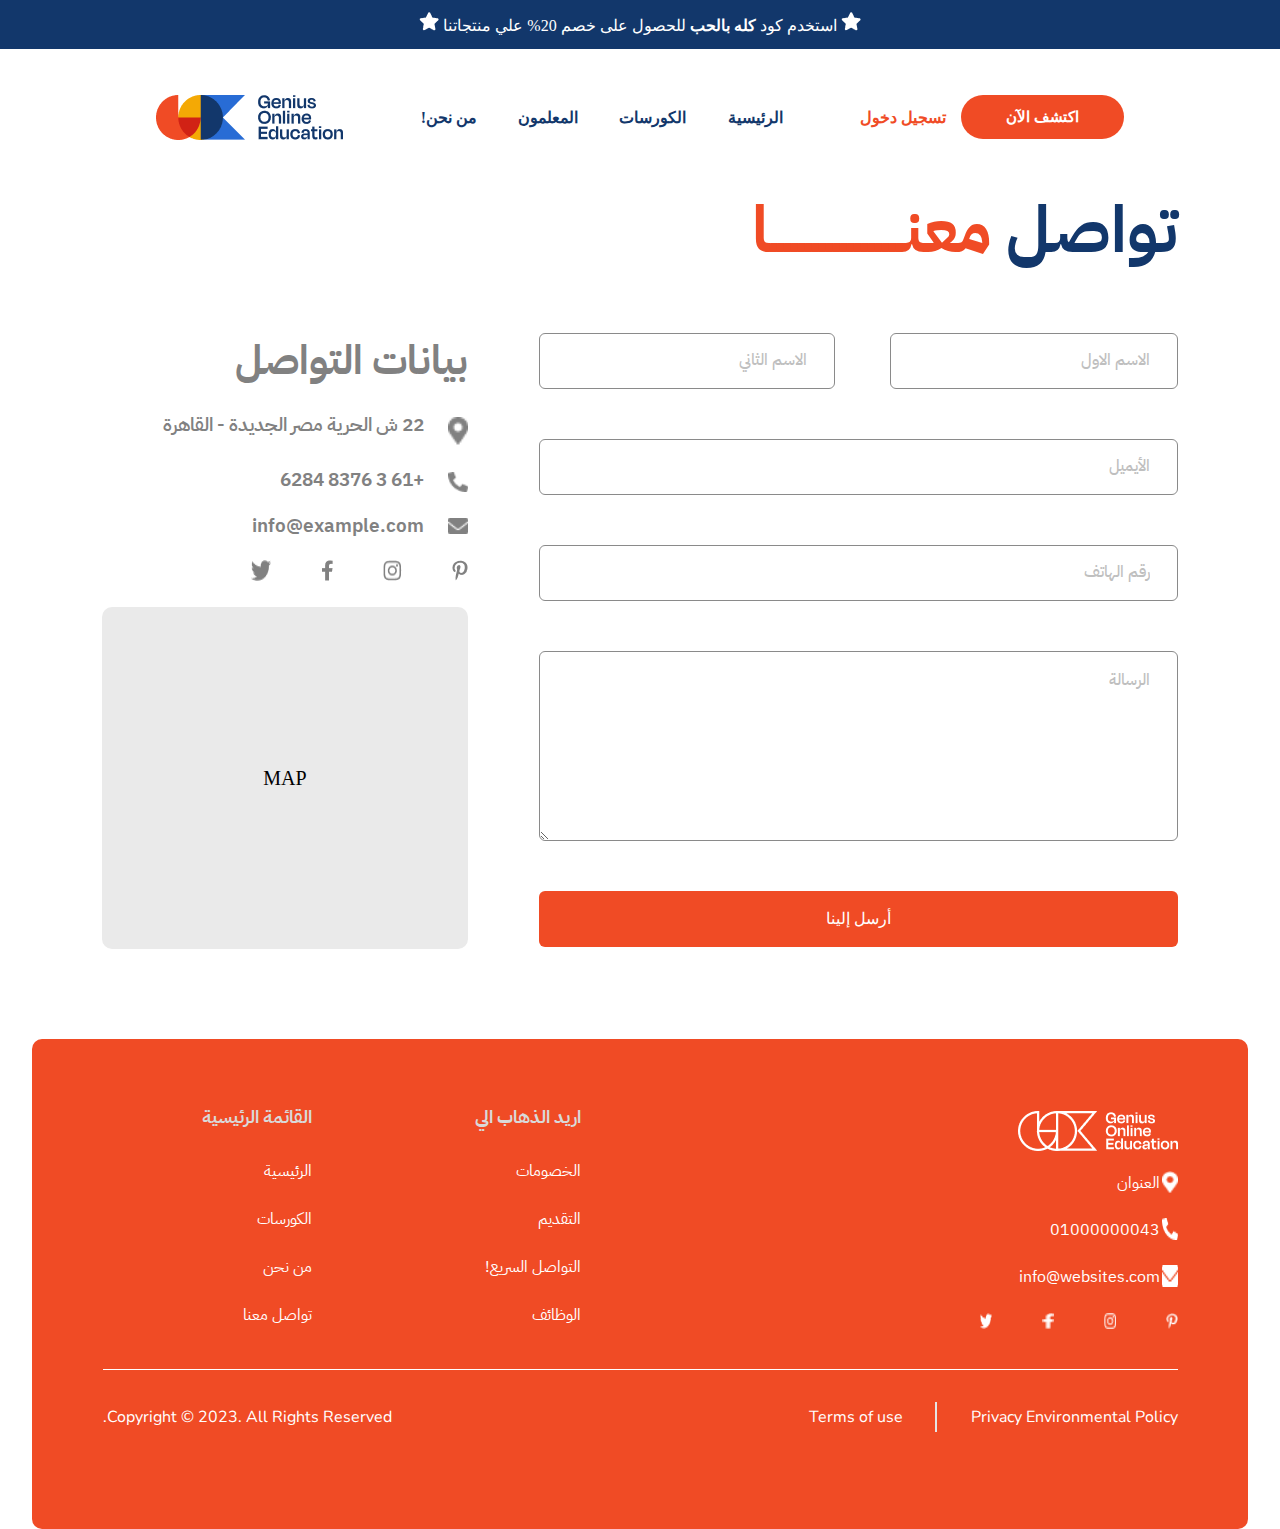
<file: contactUs.html>
<!DOCTYPE html>
<html lang="en">
<head>
    <meta charset="UTF-8">
    <meta name="viewport" content="width=device-width, initial-scale=1.0">
    <title>Contact Us</title>
    <link rel="stylesheet" href="./blueline.css">
    <link rel="stylesheet" href="./home.css">
    <link rel="stylesheet" href="./footer.css">
    <link rel="stylesheet" href="./contactUs.css">
</head>
<body>

    <div class="ADS">
        <h4>
            <img src="./imgs/.png" alt="ADS Star" />
            استخدم كود <span>كله بالحب </span>للحصول على خصم 20% علي منتجاتنا
            <img src="./imgs/.png" alt="ADS Star" />
        </h4>
    </div>
    <div class="center_main">
        <main class="container">
            <header class="nav">
                <img src="./imgs/Frame.png" alt="education logo">
                <ul>
                    <li><a href="./index.html">الرئيسية</a></li>
                    <li><a href="./courses.html">الكورسات</a></li>
                    <li><a href="#">المعلمون</a></li>
                    <li><a href="./AboutUS.html">من نحن!</a></li>
                </ul>
                <div class="login">
                    <a class="btn" href="#">اكتشف الآن</a>
                    <a class="no" href="#">تسجيل دخول</a>
                </div>
                <input type="checkbox" id="check">
                    <label for="check" class="checkbtn">
                        <i class="fa-solid fa-bars"></i>
                    </label>
            </header>
            
            <div class="contact_us_header" style="width: 100%; margin-top: 40px;">
                <h1><span class="color12376B">تواصل</span> <span class="colorF04B25">معنـــــــــــــــــــا</span></h1>
            </div>
            <section class="content_contactUs">
                <div class="right_forms">
                    <div class="form">
                        <input type="text" placeholder="الاسم الاول">
                        <input style="max-width: 296px;" type="text" placeholder="الاسم الثاني">
                    </div>
                    <input class="inputdiv" type="text" placeholder="الأيميل">
                    <input class="inputdiv" type="text" placeholder="رقم الهاتف">
                    <textarea  placeholder="الرسالة" id="textarea"></textarea>
                    <a id="sendToUs-btn" href="#">أرسل إلينا</a>
                </div>
                <div class="left_contactUs">
                    <h2>بيانات التواصل</h2>   
                    <div class="adressAndMail">
                        <div><img src="./imgs/contactus imgs/location.png" alt="location"><p>22 ش الحرية مصر الجديدة - القاهرة</p></div>
                        <div><img src="./imgs/contactus imgs/phone.png" alt="phone"><p>+61 3 8376 6284</p></div>
                        <div><img src="./imgs/contactus imgs/mail.png" alt="mail"><p>info@example.com</p></div>
                    </div>
                    <div class="socialContactUs">
                        <img src="./imgs/contactus imgs/pentrist.png" alt="pentrist">
                        <img src="./imgs/contactus imgs/insta.png" alt="insta">
                        <img src="./imgs/contactus imgs/facebook.png" alt="facebook">
                        <img src="./imgs/contactus imgs/tweet.png" alt="tweet">
                    </div>
                    <div class="map">
                        <h3>MAP</h3>
                    </div>
                </div>
            </section>
        </main>
    </div>

    <footer>
        <div class="footer_red">
            <div class="topFooter">
                <div class="rightTopFooter">
                    <img class="footerLogo" src="./imgs/red_footer_logo.png" alt="red footer logo">
                    <ul>
                        <li><img class="listIcon" src="./imgs/footer/location.png" alt="location icon"><p>العنوان</p></li>
                        <li><img class="listIcon" src="./imgs/footer/phone.png" alt="phone icon"><p>01000000043</p></li>
                        <li><img class="listIcon" src="./imgs/footer/mail.png" alt="mail icon"><p>info@websites.com</p></li>
                        <div class="socialFooter">
                            <img class="socialIcon" src="./imgs/footer/pinterest.png" alt="pinterest icon">
                            <img class="socialIcon" src="./imgs/footer/insta.png" alt="insta icon">
                            <img class="socialIcon" src="./imgs/footer/facebook.png" alt="facebook icon">
                            <img class="socialIcon" src="./imgs/footer/tweet.png" alt="tweet icon">
                        </div>
                    </ul>
                </div>
                <div class="leftTopFooter">
                    <div class="colomn_footer">
                        <h2>اريد الذهاب الي</h2>
                        <ul>
                            <li><a href="#">الخصومات</a></li>
                            <li><a href="./purchase.html">التقديم</a></li>
                            <li><a href="./contactUs.html">التواصل السريع!</a></li>
                            <li><a href="#">الوظائف </a></li>
                        </ul>
                    </div>
                    <div class="colomn_footer">
                        <h2>القائمة الرئيسية</h2>
                        <ul>
                            <li><a href="./index.html">الرئيسية</a></li>
                            <li><a href="./courses.html">الكورسات</a></li>
                            <li><a href="./AboutUS.html">من نحن</a></li>
                            <li><a href="./contactUs.html">تواصل معنا</a></li>
                        </ul>
                    </div>
                </div>
            </div>
            
            <div class="centerline">
                <div class="line_footer"></div>
            </div> 

            <div class="centerFooter">
                <div class="bottomFooter">
                    <div class="rightBottomFooter">
                        <div class="Privacy" id="Privacy1">
                            <p>Privacy Environmental Policy</p>
                        </div>
                        <div class="Privacy" id="Privacy2">
                            <p>Terms of use</p>
                        </div>
                    </div>
                    <div class="copyright">
                        <p>Copyright © 2023. All Rights Reserved.</p>
                    </div>
                </div>
            </div>
        </div>
    </footer>
</body>
</html>
</file>
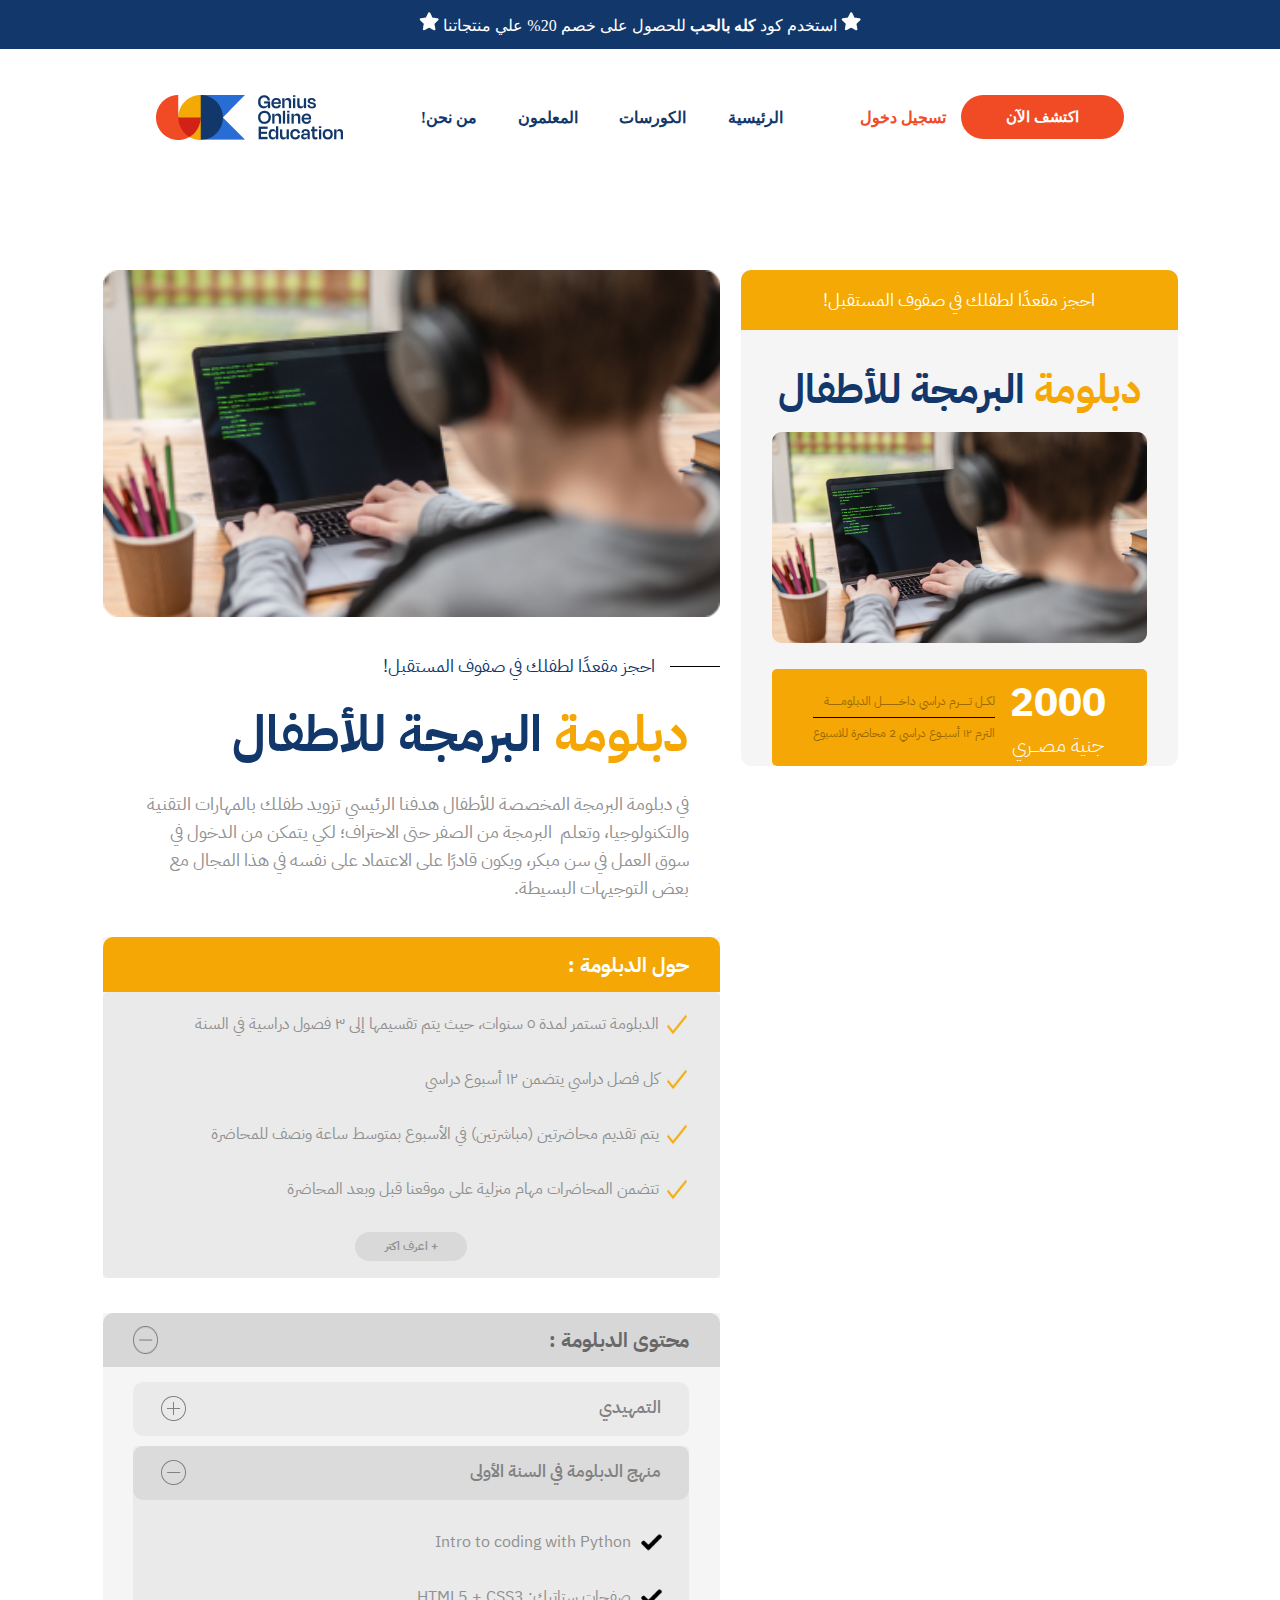
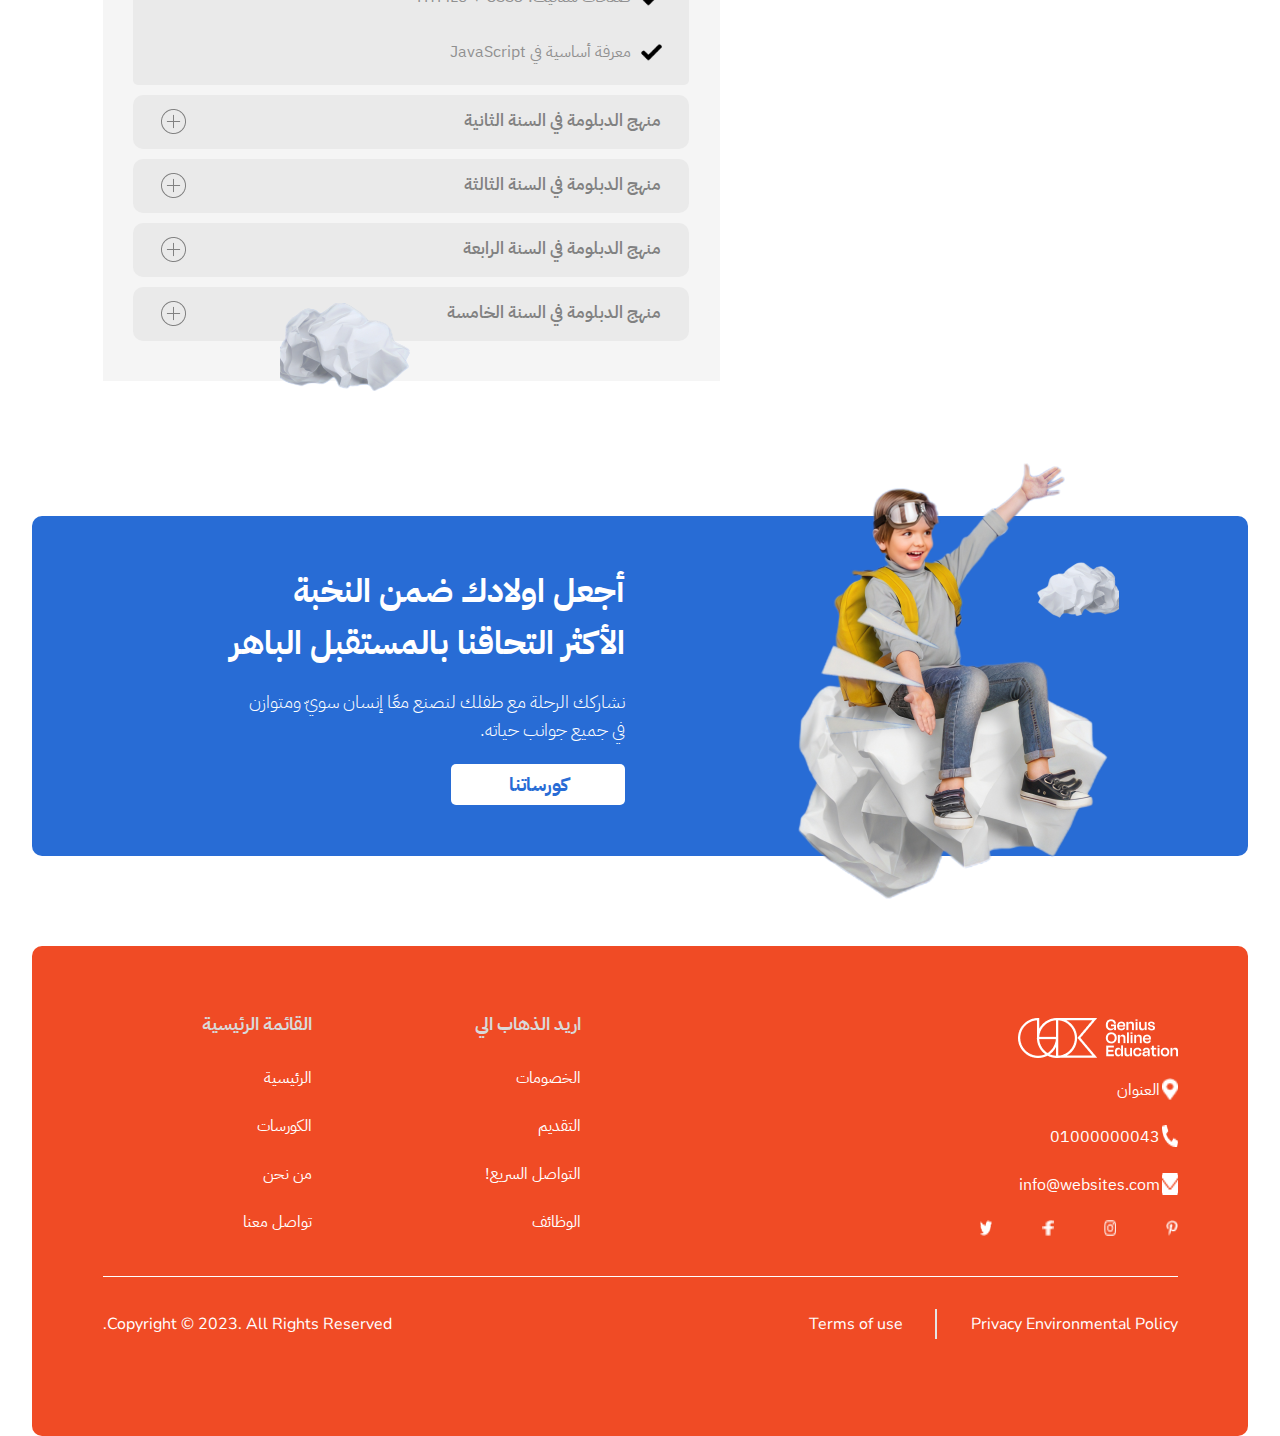
<file: courses.html>
<!DOCTYPE html>
<html lang="en">
<head>
    <meta charset="UTF-8">
    <meta name="viewport" content="width=device-width, initial-scale=1.0">
    <title>Exam</title>
    <link rel="stylesheet" href="https://cdnjs.cloudflare.com/ajax/libs/font-awesome/6.4.0/css/all.min.css" integrity="sha512-iecdLmaskl7CVkqkXNQ/ZH/XLlvWZOJyj7Yy7tcenmpD1ypASozpmT/E0iPtmFIB46ZmdtAc9eNBvH0H/ZpiBw==" crossorigin="anonymous" referrerpolicy="no-referrer" />
    <link rel="stylesheet" href="./blueline.css">
    <link rel="stylesheet" href="./home.css">
    <link rel="stylesheet" href="./footer.css">
    <link rel="stylesheet" href="./courses.css">
</head>
<body>
    
    <div class="ADS">
        <h4>
            <img src="./imgs/.png" alt="ADS Star" />
            استخدم كود <span>كله بالحب </span>للحصول على خصم 20% علي منتجاتنا
            <img src="./imgs/.png" alt="ADS Star" />
        </h4>
    </div>
    <div class="center_main">
        <main class="container">
            <header class="nav">
                <img src="./imgs/Frame.png" alt="education logo">
                <ul>
                    <li><a href="./index.html">الرئيسية</a></li>
                    <li><a href="./courses.html">الكورسات</a></li>
                    <li><a href="#">المعلمون</a></li>
                    <li><a href="./AboutUS.html">من نحن!</a></li>
                </ul>
                <div class="login">
                    <a class="btn" href="#">اكتشف الآن</a>
                    <a class="no" href="#">تسجيل دخول</a>
                </div>
                <input type="checkbox" id="check">
                    <label for="check" class="checkbtn">
                        <i class="fa-solid fa-bars"></i>
                    </label>
            </header>
            <!--    ///////////////////////////***** content -->
            <div class="divider">
                <aside class="courses_aside">
                    <div class="yellow_div_p"> 
                        <p>احجز مقعدًا لطفلك في صفوف المستقبل!</p>
                    </div>
                    <div class="container_aside_content">
                        <h2><span style="color: #F5A805;">دبلومة</span> البرمجة للأطفال</h2>
                        <img class="kid_course_aside" src="./imgs_courses/kid_pc.png" alt="kid on pc">
                        <div class="yellow_2000">
                            <div class="right2000">
                                <p class="p2000">2000</p>
                                <p class="pound">جنية مصـــري</p>
                            </div>
                            <div class="left2000">
                                <p class="left2000_p">لكــــل تـــــــــرم دراسي داخـــــــــــــــــل الدبلومـــــــــــة</p>
                                <div class="line" style="width: 182px; height: 1px; background-color: black;"></div>
                                <p class="left2000_p">الترم ١٢ أسبـــوع دراسي 2 محاضرة للاسبوع</p>
                            </div>
                        </div>
                    </div>
                </aside>
                <!-- /////////////////////////////////////////left************************* -->
                <main class="courses_main_container">
                    <img class="kid_left_img" src="./imgs_courses/kid_pc.png" alt="kid main container">
                    <section class="deploma container_for_main" style="background-color: white;">
                        <div class="line_p">
                            <div class="lineD"></div>
                            <p class="color12376B">احجز مقعدًا لطفلك في صفوف المستقبل!</p>
                        </div>
                        <h2><span class="colorF5A805">دبلومة</span> البرمجة للأطفال</h2>
                        <p>في دبلومة البرمجة المخصصة للأطفال هدفنا الرئيسي تزويد طفلك بالمهارات التقنية والتكنولوجيا، وتعلم  البرمجة من الصفر حتى الاحتراف؛ لكي يتمكن من الدخول في سوق العمل في سن مبكر، ويكون قادرًا على الاعتماد على نفسه في هذا المجال مع بعض التوجيهات البسيطة.</p>
                    </section>

                    <section class="about_deploma container_for_main" style="gap: 0;">
                        <div class="deploma_yellow backgroundF5A805"> 
                            <h3>حول الدبلومة :</h3>
                        </div>
                        <div class="about_deploma_divs" style="padding-top: 20px;">
                            <div><img src="./imgs/correct.png" alt="correct1"><p>الدبلومة تستمر لمدة ٥ سنوات، حيث يتم تقسيمها إلى ٣ فصول دراسية في السنة</p></div>
                            <div><img src="./imgs/correct.png" alt="correct1"><p>كل فصل دراسي يتضمن ١٢ أسبوع دراسي</p></div>
                            <div><img src="./imgs/correct.png" alt="correct1"><p>يتم تقديم محاضرتين (مباشرتين) في الأسبوع بمتوسط ساعة ونصف للمحاضرة</p></div>
                            <div><img src="./imgs/correct.png" alt="correct1"><p>تتضمن المحاضرات مهام منزلية على موقعنا قبل وبعد المحاضرة</p></div>
                            <div><a class="knowMore+_btn" href="#">+ اعرف اكتر</a></div>
                        </div>
                    </section>

                    <section class="container_for_main" style="padding-bottom: 40px;">
                        <div class="deploma_yellow semiheader" style="background-color: #D7D7D7;border-radius: 10px 10px 0px 0px">
                            <div>
                                <h2>محتوى الدبلومة :</h2>
                                <img src="./imgs/-.png" alt="-btn">
                            </div>
                        </div>
                        <div class="second_about_deploma_divs container_for_main">
                                <div class="width-90 semiheader" style="background-color: #EAEAEA;">
                                    <div>
                                        <h3>التمهيدي</h3>
                                        <img src="./imgs/+.png" alt="+btn">
                                </div>
                            </div>
                            <div class="width-90 about_deploma">
                                    <div class="about_deploma_divs" style="padding-bottom: 20px;"> 
                                        <div class="semiheader" style="background-color: #DBDBDB;">
                                            <div class="centerheader" style="justify-content: space-between;">
                                                <h3>منهج الدبلومة في السنة الأولى</h3>
                                                <img src="./imgs/-.png" alt="-btn">
                                            </div>
                                        </div>
                                        <div><img width="25px" src="./imgs/check.png" alt="correct2"><p>Intro to coding with Python</p></div>
                                        <div><img width="25px" src="./imgs/check.png" alt="correct2"><p>صفحات ستاتيك: HTML5 + CSS3</p></div>
                                        <div><img width="25px" src="./imgs/check.png" alt="correct2"><p>معرفة أساسية في JavaScript</p></div>
                                    </div>
                                </div>
                            </div>
                            <div class="width-90 semiheader" style="background-color: #EAEAEA;">
                                <div>
                                    <h3>منهج الدبلومة في السنة الثانية</h3>
                                    <img src="./imgs/+.png" alt="+btn">
                                </div>
                            </div>
                            <div class="width-90 semiheader" style="background-color: #EAEAEA;">
                                <div>
                                    <h3>منهج الدبلومة في السنة الثالثة</h3>
                                    <img src="./imgs/+.png" alt="+btn">
                                </div>
                            </div>
                            <div class="width-90 semiheader" style="background-color: #EAEAEA;">
                                <div>
                                    <h3>منهج الدبلومة في السنة الرابعة</h3>
                                    <img src="./imgs/+.png" alt="+btn">
                                </div>
                            </div>
                            <div class="width-90 semiheader" style="background-color: #EAEAEA;">
                                <div>
                                    <h3>منهج الدبلومة في السنة الخامسة</h3>
                                    <img src="./imgs/+.png" alt="+btn">
                                </div>
                            </div>
                        </div>
                    </section>
                </main>
            </div>
            <footer>
                <!-- first footer -->
                <div class="footer_blue">
                    <div class="footer_imgs">
                        <img class="small_paper" src="./imgs/footer/smallpaper.png" alt="small paper">
                        <img class="boy_paper" src="./imgs/footer/paperboy.png" alt="boy" style="object-fit: cover;">
                        <img class="big_paper" src="./imgs/footer/bigpaper.png" alt="big paper">
                        <img class="three_papers" src="./imgs/footer/RICpaper.png" alt="3 papers">
                    </div>
                    <div class="footer_heads">
                        <h2>أجعل اولادك ضمن النخبة الأكثر التحاقنا بالمستقبل الباهر</h2>
                        <p>نشاركك الرحلة مع طفلك لنصنع معًا إنسان سويّ ومتوازن في جميع جوانب حياته.</p>
                        <a class="blue_btn" href="./courses.html">كورساتنا</a>
                    </div>
                </div>
            </div>
                <!--            ////////////////  second footer   ////////////////////////////       -->
                
                <!-- end  -->
            </footer>         
        </main>

        <footer>
            <div class="footer_red">
                <div class="topFooter">
                    <div class="rightTopFooter">
                        <img class="footerLogo" src="./imgs/red_footer_logo.png" alt="red footer logo">
                        <ul>
                            <li><img class="listIcon" src="./imgs/footer/location.png" alt="location icon"><p>العنوان</p></li>
                            <li><img class="listIcon" src="./imgs/footer/phone.png" alt="phone icon"><p>01000000043</p></li>
                            <li><img class="listIcon" src="./imgs/footer/mail.png" alt="mail icon"><p>info@websites.com</p></li>
                            <div class="socialFooter">
                                <img class="socialIcon" src="./imgs/footer/pinterest.png" alt="pinterest icon">
                                <img class="socialIcon" src="./imgs/footer/insta.png" alt="insta icon">
                                <img class="socialIcon" src="./imgs/footer/facebook.png" alt="facebook icon">
                                <img class="socialIcon" src="./imgs/footer/tweet.png" alt="tweet icon">
                            </div>
                        </ul>
                    </div>
                    <div class="leftTopFooter">
                        <div class="colomn_footer">
                            <h2>اريد الذهاب الي</h2>
                            <ul>
                                <li><a href="#">الخصومات</a></li>
                                <li><a href="#">التقديم</a></li>
                                <li><a href="./contactUs.html">التواصل السريع!</a></li>
                                <li><a href="#">الوظائف </a></li>
                            </ul>
                        </div>
                        <div class="colomn_footer">
                            <h2>القائمة الرئيسية</h2>
                            <ul>
                                <li><a href="./index.html">الرئيسية</a></li>
                                <li><a href="./courses.html">الكورسات</a></li>
                                <li><a href="./AboutUS.html">من نحن</a></li>
                                <li><a href="./contactUs.html">تواصل معنا</a></li>
                            </ul>
                        </div>
                    </div>
                </div>

                <div class="centerline">
                    <div class="line_footer"></div>
                </div> 

                <div class="centerFooter">
                    <div class="bottomFooter">
                        <div class="rightBottomFooter">
                            <div class="Privacy" id="Privacy1">
                                <p>Privacy Environmental Policy</p>
                            </div>
                            <div class="Privacy" id="Privacy2">
                                <p>Terms of use</p>
                            </div>
                        </div>
                        <div class="copyright">
                            <p>Copyright © 2023. All Rights Reserved.</p>
                        </div>
                    </div>
                </div>
            </div>
        </footer>
    </div>
</body>
</html>
</file>
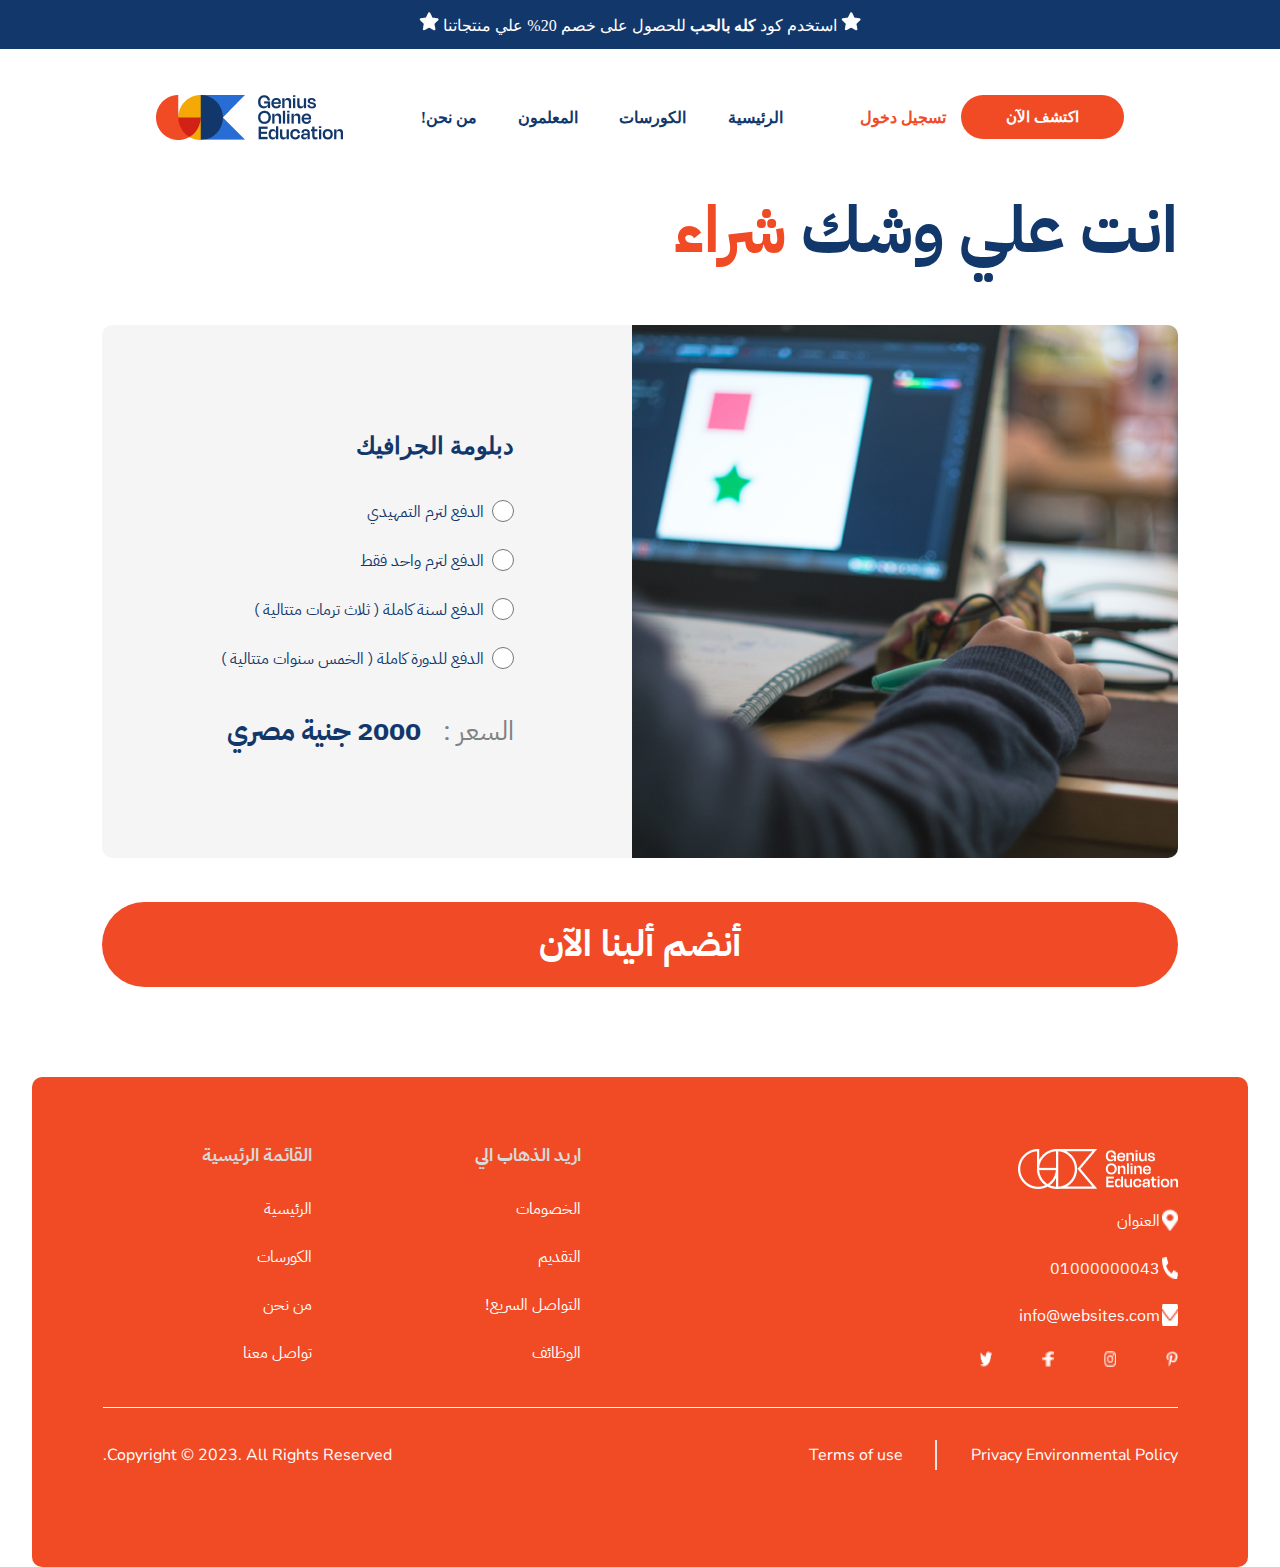
<file: purchase.html>
<!DOCTYPE html>
<html lang="en">
<head>
    <meta charset="UTF-8">
    <meta name="viewport" content="width=device-width, initial-scale=1.0">
    <title>Purchase</title>
    <link rel="stylesheet" href="./blueline.css">
    <link rel="stylesheet" href="./home.css">
    <link rel="stylesheet" href="./footer.css">
    <link rel="stylesheet" href="./purchase.css">
</head>
<body>
    <div class="ADS">
        <h4>
            <img src="./imgs/.png" alt="ADS Star" />
            استخدم كود <span>كله بالحب </span>للحصول على خصم 20% علي منتجاتنا
            <img src="./imgs/.png" alt="ADS Star" />
        </h4>
    </div>

    <div class="center_main">
        <main class="container">
            <header class="nav">
                <img src="./imgs/Frame.png" alt="education logo">
                <ul>
                    <li><a href="./index.html">الرئيسية</a></li>
                    <li><a href="./courses.html">الكورسات</a></li>
                    <li><a href="#">المعلمون</a></li>
                    <li><a href="./AboutUS.html">من نحن!</a></li>
                </ul>
                <div class="login">
                    <a class="btn" href="#">اكتشف الآن</a>
                    <a class="no" href="#">تسجيل دخول</a>
                </div>
                <input type="checkbox" id="check">
                    <label for="check" class="checkbtn">
                        <i class="fa-solid fa-bars"></i>
                    </label>
            </header>

            <div class="contact_us_header" style="width: 100%; margin-top: 40px;">
                <h1><span class="color12376B">انت علي وشك</span> <span class="colorF04B25">شراء</span></h1>
            </div>
            <section class="purchase">
                <div class="main_purchase">
                    <img src="./imgs/purchase/purchase.png" alt="laptop">
                    <div class="center_left_purchase">
                        <div class="left_purchase">
                            <h2 class="color12376B">دبلومة الجرافيك</h2>
                            <form>
                                <label>
                                    <input type="radio" name="option" value="option1">
                                    الدفع لترم التمهيدي
                                </label>
                                <label>
                                    <input type="radio" name="option" value="option2">
                                    الدفع لترم واحد فقط
                                </label>
                                <label>
                                    <input type="radio" name="option" value="option3">
                                    الدفع لسنة كاملة ( ثلاث ترمات متتالية )
                                </label>
                                <label>
                                    <input type="radio" name="option" value="option4">
                                    الدفع للدورة كاملة ( الخمس سنوات متتالية )
                                </label>
                            </form>
                            <div class="price">
                                <p class="price_p">السعر : </p>
                                <p class="color12376B realprice">2000 جنية مصري</p>
                            </div>
                        </div>
                    </div>
                </div>
                <a href="#" class="joinUs-btn">أنضم ألينا الآن</a>
            </section>

        </main>
    </div>
    <footer>
        <div class="footer_red">
            <div class="topFooter">
                <div class="rightTopFooter">
                    <img class="footerLogo" src="./imgs/red_footer_logo.png" alt="red footer logo">
                    <ul>
                        <li><img class="listIcon" src="./imgs/footer/location.png" alt="location icon"><p>العنوان</p></li>
                        <li><img class="listIcon" src="./imgs/footer/phone.png" alt="phone icon"><p>01000000043</p></li>
                        <li><img class="listIcon" src="./imgs/footer/mail.png" alt="mail icon"><p>info@websites.com</p></li>
                        <div class="socialFooter">
                            <img class="socialIcon" src="./imgs/footer/pinterest.png" alt="pinterest icon">
                            <img class="socialIcon" src="./imgs/footer/insta.png" alt="insta icon">
                            <img class="socialIcon" src="./imgs/footer/facebook.png" alt="facebook icon">
                            <img class="socialIcon" src="./imgs/footer/tweet.png" alt="tweet icon">
                        </div>
                    </ul>
                </div>
                <div class="leftTopFooter">
                    <div class="colomn_footer">
                        <h2>اريد الذهاب الي</h2>
                        <ul>
                            <li><a href="#">الخصومات</a></li>
                            <li><a href="./purchase.html">التقديم</a></li>
                            <li><a href="./contactUs.html">التواصل السريع!</a></li>
                            <li><a href="#">الوظائف </a></li>
                        </ul>
                    </div>
                    <div class="colomn_footer">
                        <h2>القائمة الرئيسية</h2>
                        <ul>
                            <li><a href="./index.html">الرئيسية</a></li>
                            <li><a href="./courses.html">الكورسات</a></li>
                            <li><a href="./AboutUS.html">من نحن</a></li>
                            <li><a href="./contactUs.html">تواصل معنا</a></li>
                        </ul>
                    </div>
                </div>
            </div>
            
            <div class="centerline">
                <div class="line_footer"></div>
            </div> 

            <div class="centerFooter">
                <div class="bottomFooter">
                    <div class="rightBottomFooter">
                        <div class="Privacy" id="Privacy1">
                            <p>Privacy Environmental Policy</p>
                        </div>
                        <div class="Privacy" id="Privacy2">
                            <p>Terms of use</p>
                        </div>
                    </div>
                    <div class="copyright">
                        <p>Copyright © 2023. All Rights Reserved.</p>
                    </div>
                </div>
            </div>
        </div>
    </footer>
</body>
</html>
</file>
<file: blueline.css>
@import url('https://fonts.googleapis.com/css2?family=Epilogue:ital,wght@0,100..900;1,100..900&family=Montserrat:ital,wght@0,100..900;1,100..900&family=Rubik:ital,wght@0,300..900;1,300..900&display=swap');

*{
    padding: 0;
    margin: 0;
    box-sizing: border-box;
    direction: rtl;
    text-decoration: none;
}
.ADS {
    width: 100%;
    padding-block: 12px;
    background-color: #12376b;
    margin-bottom: 2.875rem;
}

.ADS h4 {
    font-family: Arabic UI Display;
    text-align: center;
    font-size: 16px;
    font-weight: 300;
    line-height: 20.97px;
    color: #ffffff;
}

.ADS h4 span {
    font-weight: 700;
}
.color286CD5{
    color: #286CD5;
}

.color12376B{
    color: #12376B;
}

.colorF4A905{
    color: #F4A905;
}

.colorD12215{
    color: #D12215;
}

.colorF04B25{
    color: #F04B25;
}

.colorF5F5F5{
    color: #F5F5F5;
}

.color686868{
    color: #686868;

}

.colorF5A805{
    color: #F5A805;

}

.backgroundF5A805{
    background-color: #F5A805;
}


.background12376B40{
    background-color: #12376B40;
}

.backgroundF04B2540{
    background-color: #F04B2540;
}

.background286CD540{
    background: #286CD540;
}

.backgroundF4A90540{
    background: #F4A90540;
}

.blue_line{
    background-color: #12376B;
    width: 100%;
    height: 44px;

}
/* 
.container_blue_line{
    margin-right: auto;
    margin-left: auto;
    width: 100%;
    height: 44px;
    display: flex;
    justify-content: center;
    align-items: center;
}

.container_blue_line img{
    width: 21px;
    height: 21px;
    margin: 0 5px;
}
.container_blue_line p{
    width: 100%; 
    font-size: 16px;
    font-weight: 300;
    line-height: 20.97px;
    text-align: left;    
    font-family: "Rubik", sans-serif;
    color: white;
    text-align: center;
    display: inline;
}

.container_blue_line span{
    font-family: "Rubik", sans-serif;
    font-size: 16px;
    font-weight: 700;
    line-height: 20.97px;
    text-align: left;
} */

.nav{
    direction: ltr;
    width: 1076px;
    max-width: 100%;
    height: 45px;
    display: flex;
    justify-content: space-between;
    align-items: center;

}

.nav ul{
    width: 403px;
    /* height: 16px; */
    list-style: none;
    display: flex;
    justify-content: space-around;
    align-items: center;
}

.login{
    display: flex;
    justify-content: space-between;
    align-items: center;
    gap: 15px;
}

.login a{
    color: #F04B25;
}

.nav .login .btn{
    padding: 14px 45px;
    background-color: #F04B25;
    border-radius: 33px;
    color: #FFFFFF;
    font-family: Arabic UI Display;
    font-size: 15.25px;
    font-weight: 700;
    line-height: 16px;
    text-align: center;
}

.nav .login .btn:hover{
    background-color: #12376B;
}

.no{
    font-weight: 700;
}

.no:hover{
    color: #12376B;
}

.nav ul li a{
    text-decoration: none;
    color: #12376B;
    font-weight: 700;
}

.nav ul li a:hover{
    color: #F04A26;
}

.nav img{
    width: 187px;
}
.checkbtn{
    font-size: 40px;
    color: #12376B;
    line-height: 45px;
    cursor: pointer;
    display: none;
}

#check{
    display: none;
}

@media (min-width: 0px) and (max-width: 767px){

/*     
    .blue_line{
        background-color: #12376B;
        width: 100%;
    } */

    .nav{
        width: 90%;
        max-width: 90%;
        margin-left: 0;
        margin-right: 0;
        justify-content: space-between;
    }

    .checkbtn{
        display: block;
    }

    .login{
        display: none;
        
    }

    .nav img{
        width: 145px;
    }

    .nav ul{
        display: none;
    }

    .container_blue_line p{
        /* width: 100%; */
        font-size: 12px;
        font-weight: 300;
        line-height: 20.97px;
        text-align: left;    
        font-family: "Rubik", sans-serif;
        color: white;
        text-align: center;
        display: inline;
        span{
            font-size: 16px;
        }
    }
}


@media (min-width: 767px) and (max-width: 992px){
    
    .blue_line{
        background-color: #12376B;
        width: 100%;
    }

    .nav{
        width: 100%;
        margin-left: 0;
        margin-right: 0;
        justify-content: space-between;
        padding: 0 20px;
    }
        
    .login{
        display: block;
    }

    .nav ul{
        display: none;
    }

    .checkbtn{
        display: block;
    }

    .nav .login .btn{
        padding: 10px 35px;
    }
    .login .no{
        display: none;
    }
}
</file>
<file: home.css>
@import url('https://fonts.googleapis.com/css2?family=Epilogue:ital,wght@0,100..900;1,100..900&family=IBM+Plex+Sans+Arabic:wght@100;200;300;400;500;600;700&family=Montserrat:ital,wght@0,100..900;1,100..900&family=Rubik:ital,wght@0,300..900;1,300..900&display=swap');

*{
    padding: 0;
    margin: 0;
    box-sizing: border-box;
    direction: rtl;
    text-decoration: none;
    /* 
    font-family: "IBM Plex Sans Arabic", sans-serif;
    */
}
.center_main{
    display: flex;
    justify-content: center;
    /* align-items: center;  */
}
.container{
    width: 1076px;
    max-width: 100%;
    display: flex;
    flex-direction: column;
    justify-content: center;
    align-items: center;

}
.top{
    width: 100%;
    max-width: 95%;
    margin-top: 130px;
    display: flex;
    justify-content: center;
    align-items: center;
    
}

.right_container{
    width: 528px;
    max-width: 100%;
    height: auto;
    border-radius: 5px ;
    display: flex;
    flex-direction: column;
    gap: 20px;
}
    h1{
        font-family: "IBM Plex Sans Arabic", sans-serif;
        font-size: 65px;
        font-weight: 700;
        line-height: 101.21px;
        text-align: right;
    }
    .orange{
        color: #F04A26;
    }

    .blue{
        color: #12376B;
    }

    .yellow{
        color: #F5A805;

    }
    
    p{
        font-family: "IBM Plex Sans Arabic", sans-serif;
        font-size: 18px;
        font-weight: 400;
        line-height: 28.03px;
        text-align: right;
        color:  #616161;
    }

    .btns{
        display: flex;
        gap: 20px;
    }

    .coursebtn{
        width: fit-content;
        padding: 10px 57px;
        border-radius: 5px;
        background: #F04B25;
        color: #FFFFFF;
    }

    .coursebtn:hover{
        background-color: #12376B;
        transition: 0.4s;
        
}

    .who{
        width: fit-content;
        padding: 10px 57px;
        border-radius: 5px;
        background: #F5F5F5;
        color: #909090;
    }

    .who:hover{
        background-color: #909090;
        color: #F5F5F5;
        transition: 0.4s;
    }



.left_container{
    width: 518px;
    max-width: 100%;
    /* height: 293px; */
}

.left_container img{
    width: 100%;

    /* height: 293px; */
}

.strap{
    width: 1076px;
    max-width: 95%;
    /* height: 114px; */
    margin-top: 40px;
    border-radius: 10px;
    display: flex;
    justify-content: space-around;
    margin-top: 30px;
    /* gap: 45px; */
    padding: 32px;
    border-radius: 10px ;
    background-color: #F5F5F5;
    /* img{
        width: 25%;
    } */
}
@media (min-width: 0px) and (max-width: 767px){

    .coursebtn{
        padding: 10px 35px;

    }
    .who{
        padding: 10px 35px;
    }

    .container{
        width: 100%;
        padding: 0;
        margin: 0;
        display: flex;
        flex-wrap: wrap;
        justify-content: center;
        align-items: center;
    }
    h1{
        font-size: 48px;
    }

    .top{
        padding: 0;
        margin-top: 20px;
        display: flex;
        flex-wrap: wrap;
        justify-content: center;
        align-items: center;
        flex-direction: column;
        /* gap: 100px; */
    }

    .right_container{
        width: 90%;
        display: flex;
        align-items: center;
        justify-content: center;
        order: 2;
        p{
            text-align: center;
            font-size: 16px;
        }

        .btns{
            display: flex;
            justify-content: space-around;
            a{
                display: flex;
                justify-content: center;
                align-items: center;
            }
        }
    }

    .left_container{
        margin-top: 50px;
        width: 100%;
        order: 1;
        img{
            width: 100%;
        }
    }
    

    .strap{
        width: 90%;
        border-radius: 10px;
        display: flex;
        flex-wrap: wrap;
        margin-top: 40px;
        /* padding: 30px; */
        /* margin-top: 110px; */
        gap: 32px;
        border-radius: 10px;
        background-color: #F5F5F5;
        img{
            width: 160px;
            /* object-fit: cover; */
        }
    }   
}   


@media (min-width: 767px) and (max-width: 992px){
    *{
        margin: 0;
    }
    .container{
        width: 100%;
        padding: 0;
        margin: 0;
        display: flex;
        flex-wrap: wrap;
        justify-content: center;
        align-items: center;
    }

    .top{
        margin-top: 50px;
        display: flex;
        flex-wrap: wrap;
        justify-content: center;
        align-items: center;
        flex-direction: column;
        gap: 20px;
    }

    .right_container{
        width: 90%;
        display: flex;
        align-items: center;
        justify-content: center;
        order: 2;
        gap: 20px;
        p{
            text-align: center;
        }

        h2{
            font-size: 60px;
        }

        .btns{
            width: 70%;
            display: flex;
            justify-content: space-around;
        }
    }

    .left_container{
        width: 90%;
        order: 1;
        img{
            width: 100%;
        }
    }

    .strap{
        width: 90%;
        border-radius: 10px;
        display: flex;
        flex-wrap: wrap;
        margin-top: 40px;
        /* padding: 30px; */
        border-radius: 10px;
        background-color: #F5F5F5;
        img{
        width: 150px;
        max-width: 80%;
        /* object-fit: cover; */
        }
    }   
}

.goals{
    width: 100%;
    max-width: 95%;
    display: flex;
    /* justify-content: space-between; */
    margin-top: 50px;

    .line_p{
        display: flex;
        align-items: center;
        gap: 15px;

        .line{
            width: 63px;
            height: 1px;
            background-color: black;
        }

        p{
            font-family: "IBM Plex Sans Arabic", sans-serif;
            font-size: 18px;
            font-weight: 400;
            line-height: 28.03px;
            text-align: right;
            color: #12376B;
        }
    

    }

    .rightHeader{
        width: 550px;
        height: 172px;
    }


    .rightHeader h2{
        width: 526px;
        height: 126px;
        margin-top: 16px;
        font-family: "IBM Plex Sans Arabic", sans-serif;
        font-size: 40px;
        font-weight: 700;
        line-height: 62.28px;
        text-align: right;
        color: #12376B;
        span{
            color:#F4A905;
        }
    }

    .arrows{
        width: 550px;
        height: 172px;
        display: flex;
        justify-content: flex-end;
        align-items: flex-end;
        gap: 27px;
        position: relative;
        padding-bottom: 20px;

        a{
            width: 49px;
            height: 49px;
            border: 1px solid black;
            border-radius: 25px ;
            display: flex;
            justify-content: center;
            align-items: center;
            img{
                width: 22px;
                height: 22px;
                padding: 1.34px 0px 1.34px 0px;
            }
        }
    }
}

@media  (min-width: 0px) and (max-width: 767px){
    .goals{
        display: flex;
        flex-wrap: wrap;
        justify-content: center;
        margin-top: 50px;
        width: 100%;
    
        .line_p{
            display: flex;
            flex-wrap: wrap;
            align-items: center;
            gap: 15px;
    
            .line{
                width: 63px;
                height: 1px;
                background-color: black;
            }
    
            p{
                font-family: "IBM Plex Sans Arabic", sans-serif;
                font-size: 18px;
                font-weight: 400;
                line-height: 28.03px;
                text-align: right;
                color: #12376B;
            }
        
    
        }
    
        .rightHeader{
            width: 90%;
            height: auto;
        }
    
    
        .rightHeader h2{
            width: 100%;
            /* height: 126px; */
            height: auto;
            margin-top: 16px;
            font-size: 32px;
            font-weight: 700;
            line-height: 62.28px;
            text-align: right;
            color: #12376B;
            span{
                color:#F4A905;
                font-family: "IBM Plex Sans Arabic", sans-serif;
                font-size: 32px;
                font-weight: 700;
                line-height: 62.28px;
                text-align: right;
            }
        }
    
        .arrows{
            /* width: 550px; */
            width: 90%;
            height: auto;
            display: flex;
            justify-content: flex-end;
            align-items: flex-end;
            gap: 27px;
            position: relative;
            padding-bottom: 20px;
    
            a{
                width: 49px;
                height: 49px;
                border: 1px solid black;
                border-radius: 25px ;
                display: flex;
                justify-content: center;
                align-items: center;
                img{
                    width: 22px;
                    height: 22px;
                    padding: 1.34px 0px 1.34px 0px;
                }
            }
        }
    }
}

@media (min-width: 767px) and (max-width: 992px){
    .goals{
        display: flex;
        flex-wrap: wrap;
        justify-content: center;
        margin-top: 50px;
        width: 100%;
        
        .line_p{
            display: flex;
            flex-wrap: wrap;
            align-items: center;
            gap: 15px;
    
            .line{
                width: 63px;
                height: 1px;
                background-color: black;
            }
    
            p{
                font-family: "IBM Plex Sans Arabic", sans-serif;
                font-size: 18px;
                font-weight: 400;
                line-height: 28.03px;
                text-align: right;
                color: #12376B;
            }
        
    
        }
    
        .rightHeader{
            width: 90%;
            height: 172px;
        }
    
    
        .rightHeader h2{
            width: 100%;
            /* height: 126px; */
            height: auto;
            margin-top: 16px;
            font-family: "IBM Plex Sans Arabic", sans-serif;
            font-size: 40px;
            font-weight: 700;
            line-height: 62.28px;
            text-align: right;
            color: #12376B;
            span{
                color:#F4A905;
                font-family: "IBM Plex Sans Arabic", sans-serif;
                font-size: 32px;
                font-weight: 700;
                line-height: 62.28px;
                text-align: right;
            }
        }
    
        .arrows{
            /* width: 550px; */
            width: 90%;
            height: 172px;
            display: flex;
            justify-content: flex-end;
            align-items: flex-end;
            gap: 27px;
            position: relative;
            padding-bottom: 20px;
    
            a{
                width: 49px;
                height: 49px;
                border: 1px solid black;
                border-radius: 25px ;
                display: flex;
                justify-content: center;
                align-items: center;
                img{
                    width: 22px;
                    height: 22px;
                    padding: 1.34px 0px 1.34px 0px;
                }
            }
        }
    }
}

.qualifications{
    width: 100%;
    max-width: 95%;
    display: flex;
    justify-content: center;
    align-items: center;
    margin-top: 30px;
    gap: 24px;

    .right_qualifications{
        display: flex;
        flex-direction: column;
        gap: 20px;
        width: 528px;
        /* max-width: ; */
        height: 447px;
        border-radius: 25px ;
        .skills_p{
            width: 526px;
            height: 186px;
            background: #F4A90540;
            border-radius: 10px 10px 0px 0px;
            p{
                margin: 25px 25px 25px 0px;
                width: 337px;
                height: 69px;
                font-family: "IBM Plex Sans Arabic", sans-serif;
                font-size: 15px;
                font-weight: 400;
                line-height: 22.5px;
                text-align: right;

            }
            .skills{
                display: flex;
                align-items: center;
                gap: 16px;
                background-color: #F4A905;
                width: 526px;
                height: 66px;
                border-radius: 10px;
                h3{
                    font-family: "IBM Plex Sans Arabic", sans-serif;
                    font-size: 25px;
                    font-weight: 700;
                    line-height: 37.5px;
                    text-align: left;
                    color:  #FFFFFF;
                    
                }
                img{
                    margin-right: 16px;
                    width: 30px;
                    height: 30px;
                }

            }
        }

        .qualifications_card{
            display: flex;
            gap: 16px;
            align-items: center;
            background-color: #F5F5F5;
            width: 526px;
            height: 66px;
            border-radius: 10px;
            
            img{
                width: 30px;
                height: 30px;
                margin-right: 16px;
            }

            h3{
                font-family: "IBM Plex Sans Arabic", sans-serif;
                font-size: 25px;
                font-weight: 700;
                line-height: 37.5px;
                text-align: left;
            }
        }
    }

    .left_qualifications{
        display: flex;
        justify-content: space-between;
        align-items: center;
        width: 528px;
        height: 447px;
        border-radius: 25px ;
        background-color: #F5A805;
        #paperTopLeft{
            position: relative;
            right: 223px;
            bottom: -6px;
        }

        #paperTopRight{
            position: relative;
            right: 60px;
            bottom: -66px;
        }

        #paperBottomRight{
            position: relative;
            right: 50px;
            bottom: 16px;
        }

        #paperBottomLeft{
            position: relative;
            right: 251px;
            bottom: 74px;
        }

        #maingirl{
            width: 100%;
            /* height: 354.94px; */
            /* transform: rotate(360deg); */
        }
    }
}

@media (min-width: 0px) and (max-width: 767px){
    .qualifications{
        width: 100%;
        display: flex;
        flex-wrap: wrap;
        flex-direction: column;
        justify-content: center;
        align-items: center;
        /* margin-top: 30px; */
        gap: 24px;
    
        .right_qualifications{
            display: flex;
            flex-direction: column;
            gap: 20px;
            width: 90%;
            height: 447px;
            border-radius: 25px ;
            .skills_p{
                width: 100%;
                height: 186px;
                background: #F4A90540;
                #paragraph_skills{
                    display: flex;
                    justify-content: center;
                    padding-top: 5%;
                }
                p{
                    margin: 0px;
                    width: 90%;
                    text-align: center;
                    height: 69px;
                    font-family: "IBM Plex Sans Arabic", sans-serif;
                    font-size: 15px;
                    font-weight: 400;
                    line-height: 22.5px;
                    text-align: right;
    
                }
                .skills{
                    display: flex;
                    align-items: center;
                    gap: 16px;
                    background-color: #F4A905;
                    width: 100%;
                    height: 66px;
                    border-radius: 10px;
                    h3{
                        font-family: "IBM Plex Sans Arabic", sans-serif;
                        font-size: 22px;
                        font-weight: 700;
                        line-height: 37.5px;
                        text-align: left;
                        color:  #FFFFFF;
                        
                    }
                }
            }
    
            .qualifications_card{
                display: flex;
                gap: 16px;
                align-items: center;
                background-color: #F5F5F5;
                width: 100%;
                height: 66px;
                border-radius: 10px;
                
                img{
                    width: 30px;
                    height: 30px;
                    margin-right: 16px;
                }
    
                h3{
                    font-family: "IBM Plex Sans Arabic", sans-serif;
                    font-size: 22px;
                    font-weight: 700;
                    line-height: 37.5px;
                    text-align: left;
                }
            }
        }
    
        .left_qualifications{
            display: flex;
            justify-content: space-between;
            align-items: center;
            width: 90%;
            height: 447px;
            border-radius: 25px ;
            background-color: #F5A805;
            #paperTopLeft{
                position: relative;
                right: 0;
                bottom: -0;
            }

            .topPaper{
                display: flex;
                justify-content: space-around;
            }

            .bottomPaper{
                display: flex;
                justify-content: space-around;
            }

            #paperTopRight{
                position: relative;
                right: 0;
                bottom: -0;
            }
    
            #paperBottomRight{
                position: relative;
                right: 0;
                bottom: -0;
            }
    
            #paperBottomLeft{
                position: relative;
                right: 0;
                bottom: -0;
            }
    
            #maingirl{
                width: 100%;
                height: auto;
                /* transform: rotate(360deg); */
            }
        }
    }
}

@media (min-width: 767px) and (max-width: 992px){
    .qualifications{
        width: 100%;
        display: flex;
        /* flex-wrap: wrap; */
        flex-direction: row;
        justify-content: space-evenly;
        align-items: center;
        gap: 24px;
    
        .right_qualifications{
            display: flex;
            flex-direction: column;
            gap: 20px;
            width: 45%;
            height: 447px;
            border-radius: 25px ;
            .skills_p{
                width: 100%;
                height: 186px;
                background: #F4A90540;
                #paragraph_skills{
                    display: flex;
                    justify-content: center;
                    padding-top: 5%;
                }
                p{
                    margin: 0px;
                    width: 90%;
                    text-align: center;
                    height: 69px;
                    font-family: "IBM Plex Sans Arabic", sans-serif;
                    font-size: 15px;
                    font-weight: 400;
                    line-height: 22.5px;
                    text-align: right;
    
                }
                .skills{
                    display: flex;
                    align-items: center;
                    gap: 16px;
                    background-color: #F4A905;
                    width: 100%;
                    height: 66px;
                    border-radius: 10px;
                    h3{
                        font-family: "IBM Plex Sans Arabic", sans-serif;
                        font-size: 25px;
                        font-weight: 700;
                        line-height: 37.5px;
                        text-align: left;
                        color:  #FFFFFF;
                        
                    }
                }
            }
    
            .qualifications_card{
                display: flex;
                gap: 16px;
                align-items: center;
                background-color: #F5F5F5;
                width: 100%;
                height: 66px;
                border-radius: 10px;
                
                img{
                    width: 30px;
                    height: 30px;
                    margin-right: 16px;
                }
    
                h3{
                    font-family: "IBM Plex Sans Arabic", sans-serif;
                    font-size: 25px;
                    font-weight: 700;
                    line-height: 37.5px;
                    text-align: left;
                }
            }
        }
    
        .left_qualifications{
            display: flex;
            justify-content: space-between;
            align-items: center;
            width: 45%;
            height: 447px;
            border-radius: 25px ;
            background-color: #F5A805;
            #paperTopLeft{
                position: relative;
                right: 0;
                bottom: -0;
            }

            .topPaper{
                display: flex;
                justify-content: space-around;
            }

            .bottomPaper{
                display: flex;
                justify-content: space-around;
            }

            #paperTopRight{
                position: relative;
                right: 0;
                bottom: -0;
            }
    
            #paperBottomRight{
                position: relative;
                right: 0;
                bottom: -0;
            }
    
            #paperBottomLeft{
                position: relative;
                right: 0;
                bottom: -0;
            }
    
            #maingirl{
                width: 100%;
                height: auto;
                /* transform: rotate(360deg); */
            }
        }
    }
}


.strap500{
    width: 1076px;
    max-width: 95%;
    height: 165px;
    display: flex;
    align-items: center;
    justify-content: center;
    margin-top: 30px;
    .strap500_right{
        display: flex;
        align-items: center;
        justify-content: center;
        flex-direction: column;
        background-color: #286CD5;
        width: 316px;
        height: 165px;
        border-radius: 0px 10px 10px 0px;
        h2{
            font-family: "IBM Plex Sans Arabic", sans-serif;
            font-size: 65px;
            font-weight: 700;
            line-height: 97.5px;
            text-align: left;
            color: #FFFFFF;
        }
        p{
            font-family: "IBM Plex Sans Arabic", sans-serif;
            font-size: 23px;
            font-weight: 300;
            line-height: 34.5px;
            text-align: left;
            color: #FFFFFF;
        }
    }

    .strap500_middle{
        width: 456px;
        display: flex;
        align-items: center;
        justify-content: center;
        flex-direction: column;
        background-color: #F04B25;
        height: 165px;
        h2{
            font-family: "IBM Plex Sans Arabic", sans-serif;
            font-size: 65px;
            font-weight: 700;
            line-height: 97.5px;
            text-align: left;
            color: #FFFFFF;
        }
        p{
            font-family: "IBM Plex Sans Arabic", sans-serif;
            font-size: 23px;
            font-weight: 300;
            line-height: 34.5px;
            text-align: left;
            color: #FFFFFF;
        }
    }

    .strap500_left{
        display: flex;
        align-items: center;
        justify-content: center;
        flex-direction: column;
        background-color: #F4A905;
        width: 316px;
        height: 165px;
        border-radius: 10px 0px 0px 10px;
        h2{
            font-family: "IBM Plex Sans Arabic", sans-serif;
            font-size: 65px;
            font-weight: 700;
            line-height: 97.5px;
            text-align: left;
            color: #FFFFFF;
        }
        p{
            font-family: "IBM Plex Sans Arabic", sans-serif;
            font-size: 23px;
            font-weight: 300;
            line-height: 34.5px;
            text-align: left;
            color: #FFFFFF;
        }
    }
}

@media (min-width: 0px) and (max-width: 767px){
    .strap500{
        width: 100%;
        height: auto;
        display: flex;
        flex-wrap: wrap;
        flex-direction: column;
        gap: 12px;
        align-items: center;
        justify-content: center;
        margin-top: 30px;
        .strap500_right{
            display: flex;
            align-items: center;
            justify-content: center;
            flex-direction: column;
            width: 90%;
            border-radius: 10px;
        }
    
        .strap500_middle{
            flex-direction: column;
            width: 90%;
            border-radius: 10px;
        }
    
        .strap500_left{
            flex-direction: column;
            width: 90%;
            border-radius: 10px;
        }
    }    
}

@media (min-width: 767px) and (max-width: 992px){
    .strap500{
        width: 100%;
        height: auto;
        display: flex;
        /* flex-wrap: wrap; */
        flex-direction: row;
        /* gap: 12px; */
        align-items: center;
        justify-content: center;
        margin-top: 40px;
        .strap500_right{
            display: flex;
            align-items: center;
            justify-content: center;
            flex-direction: column;
            width: calc(90% / 3);
            border-radius: 0px 10px 10px 0px;
        }
    
        .strap500_middle{
            flex-direction: column;
            width: calc(90% / 3);
            border-radius: non;
        }
    
        .strap500_left{
            flex-direction: column;
            width: calc(90% / 3);
            border-radius: 10px 0px 0px 10px;
        }
    }

}

.arrows p{
    width: 411px;
    height: 83px;
    font-family: "IBM Plex Sans Arabic", sans-serif;
    font-size: 18px;
    font-weight: 400;
    line-height: 28.03px;
    text-align: right;
    
}
#teck{
    width: 557px;
    height: 126px;

}
#experiment{
    color: #286CD5;
    font-family: "IBM Plex Sans Arabic", sans-serif;
    font-size: 40px;
    font-weight: 700;
    line-height: 62.28px;
    text-align: right;
}

@media (min-width: 0px) and (max-width: 767px){
    /* .goals{
        gap: 60px;
    } */
    
    .arrows{
        display: flex;
        justify-content: center;
        align-items: center;
        padding: 0;
    }

    .arrows p{
        text-align: center;
        padding: 0;
        width: 90%;
        height: auto;
    }
    #teck{
        width: 100%;
        font-size: 32px;
        span{
            font-size: 32px;
        }
        /* text-align: center; */
        height: auto;
    }
    #experiment{
        text-align: center;
    }
    #arrow_p{
        justify-content: center;
        align-items: center;
    }

}

@media (min-width: 767px) and (max-width: 992px){
    .arrows{
        display: flex;
        justify-content: flex-start !important;
        align-items: center !important;
        padding: 0;
    }
    .arrows p{
        text-align: center;
        padding: 0;
        width: 90%;
        height: auto;
    }
}

.course_cards{
    margin-top: 54px;
    display: flex;
    flex-wrap: wrap;
    flex-direction: column;
    justify-content: center;    
    gap: 20px;
    max-width: 95%;
    .course_row{
        display: flex;
        /* gap: 20px; */
        justify-content: space-between;
        align-items: center ;
        .course_card{
            width: 23%;
            height: 383px;
            border-radius: 10px 0px 0px 0px;
            background-color: #F5F5F5;
            
            img{
                width: 100%;
                height: 244px;
                border-radius: 10px 10px 0px 0px;
            }

            .course_data{
                display: flex;
                width: 100%;
                height: 139px;
                justify-content: space-around;
                align-items: center;
                flex-direction: column;

                h3{
                    width: 90%;
                    font-family: "IBM Plex Sans Arabic", sans-serif;
                    font-size: 25.75px;
                    font-weight: 700;
                    line-height: 24px;
                    text-align: right;

                }
                p{
                    width: 90%;
                    font-family: "IBM Plex Sans Arabic", sans-serif;
                    font-size: 15px;
                    font-weight: 400;
                    line-height: 23.36px;
                    text-align: right;
                }
            }
        }
    }
}


#knowMore_btn{
    margin-top: 58px;
}
@media (min-width: 0px) and (max-width: 767px){
    .course_cards{
        margin-top: 25px;
        .course_row{
            flex-wrap: wrap;
            justify-content: center;
            gap: 32px;
            .course_card{
                width: 90%;
                height: auto;                
                img{
                    width: 100%;
                    height: auto;
                }
            }
        }
    }
}

@media (min-width: 767px) and (max-width: 992px){
    .course_cards{
        margin-top: 25px;
        .course_row{
            flex-wrap: wrap;
            justify-content: space-evenly;
            gap: 20px;
            .course_card{
                width: 45%;
                height: auto;                
                img{
                    width: 100%;
                    height: auto;
                }
            }
        }
    }
    .coursebtn{
        font-size: 19px;
        font-weight: 700;
        line-height: 30px;
        padding: 10px 50px ;
        font-size: 19px;
        font-weight: 700;
    }
}


.opinion{
    width: 100%;
    max-width: 90%;
    display: flex;
    justify-content: space-between;
    margin-top: 50px;

    .line_p{
        display: flex;
        align-items: center;
        gap: 15px;

        .line{
            width: 63px;
            height: 1px;
            background-color: black;
        }

        p{
            font-family: "IBM Plex Sans Arabic", sans-serif;
            font-size: 18px;
            font-weight: 400;
            line-height: 28.03px;
            text-align: right;
            color: #12376B;
        }
    

    }

    .left_headers{
        width: 550px;
        height: 172px;
        #p_line_210{  
            font-family: "IBM Plex Sans Arabic", sans-serif;
            font-size: 24px;
            font-weight: 400;
            line-height: 37.37px;
            text-align: right;
            color: #282828;

        }
    }


    .left_headers h2{
        width: 526px;
        height: 80px;
        margin-top: 16px;
        font-family: "IBM Plex Sans Arabic", sans-serif;
        font-size: 40px;
        font-weight: 700;
        line-height: 62.28px;
        text-align: right;
        color: #12376B;
        span{
            color:#F4A905;
            font-family: "IBM Plex Sans Arabic", sans-serif;
            font-size: 40px;
            font-weight: 700;
            line-height: 62.28px;
            text-align: right;
        }

    }

    .arrows_3{
        width: 550px;
        height: 172px;
        display: flex;
        /* justify-c    ontent: flex-end; */
        align-items: flex-end;
        gap: 27px;
        position: relative;
        padding-bottom: 20px;

        a{
            width: 49px;
            height: 49px;
            border: 1px solid black;
            border-radius: 25px ;
            display: flex;
            justify-content: center;
            align-items: center;
            img{
                width: 22px;
                height: 22px;
                padding: 1.34px 0px 1.34px 0px;
            }
        }
    }
    #knowMore_btn{
        margin-top: 25px;
        font-family: "IBM Plex Sans Arabic", sans-serif;
        font-size: 24px;
        font-weight: 400;
        line-height: 37.37px;
        text-align: right;
        color: #282828;
    }
}

@media (min-width: 0px) and (max-width: 767px){
    
    .opinion{
        width: 100%;
        max-width: 100%;
        height: auto;
        display: flex;
        flex-wrap: wrap;
        justify-content: center;
    
        .line_p{
            display: flex;
            align-items: center;
        }
    
        .left_headers{
            width: 90%;
            height: 172px;
            #p_line_210{
                font-size: 18px;
            }
        }
    
        .left_headers h2{
            order: 1;
            width: 90%;
            height: 80px; 
        }

        .arrows_3{
            order: 2;
            width: 90%;
            height: 90px;
            display: flex;
            justify-content: flex-end; 
        }
    }
}

@media (min-width: 767px) and (max-width: 992px){
    .opinion{
        width: 100%;
        display: flex;
        flex-wrap: wrap;
        justify-content: center;
    
        .line_p{
            display: flex;
            align-items: center;
        }
    
        .left_headers{
            width: 90%;
            height: 172px;
        }
    
        .left_headers h2{
            order: 1;
            width: 90%;
            height: 80px; 
        }

        .arrows_3{
            order: 2;
            width: 90%;
            height: 172px;
            display: flex;
            justify-content: flex-end; 
        }
    }
}

.opinion_row_cards{
    margin-top: 10px;
    display: flex;
    justify-content: center;
    align-items: center;
    gap: 21px;
    max-width: 95%;
    .opinion_card{
        display: flex;
        justify-content: center;
        align-items: center;
        flex-wrap: wrap;
        background-color: #F5F5F5;
        width: 31.5%;
        height: 294px;
        border-radius: 10px;
        p{
            width: 90%;
            font-family: "IBM Plex Sans Arabic", sans-serif;
            font-size: 18px;
            font-weight: 400;
            line-height: 28.03px;
            text-align: right;
            color: #686868;
        }
        div{
            width: 100%;
            display: flex;
            flex-direction: column;
            justify-content: center;
            align-items: center;
            gap: 7px;
        }
        h4{
            width: 90%;
            color: #686868;
            font-family: "IBM Plex Sans Arabic", sans-serif;
            font-size: 18px;
            font-weight: 600;
            line-height: 28.03px;
            text-align: right;


        }
        h6{
            width: 90%;
            color: #686868;
            font-family: "IBM Plex Sans Arabic", sans-serif;
            font-size: 14px;
            font-weight: 300;
            line-height: 21.8px;
            text-align: right;
        }
    }
}



@media (min-width: 0px) and (max-width: 767px){  
    .opinion_row_cards{
        flex-direction: column;
        width: 100%;
        .opinion_card{
            width: 90%;
        }
    }
}

@media (min-width: 767px) and (max-width: 992px){
    .opinion_row_cards{
        flex-wrap: wrap;
        flex-direction: row;
        width: 100%;
        .opinion_card{
            width: 90%;
        }
    }
}

.elite_row{
    margin-top: 54px;
    display: flex;
    justify-content: space-between;
    max-width: 95%;
    /* gap: 20px; */
    .elite_card{
        width: 24%;
        height: 383px;
        border-radius: 10px;
        .img_container{
            display: flex;
            justify-content: center;
            width: 100%;
            height: 244px;
            border-radius: 10px 10px 0px 0px;
            overflow: visible;

            /* img{ */
                /* width: 100%; */
                /* object-fit: cover; */
                /* height: 265px; */
                /* position: relative;
                top: -23px;
                left: 11px; */
            /* } */
        }
        .elite_p{
            display: flex;
            justify-content: space-around;
            align-items: center;
            flex-direction: column;
            width: 100%;
            height: 139px;
            background-color: #F5F5F5;
            h2{
                width: 90%;
                font-family: "IBM Plex Sans Arabic", sans-serif;
                font-size: 25.75px;
                font-weight: 700;
                line-height: 24px;
                text-align: right;
                
            }
            p{
                width: 90%;
                font-family: "IBM Plex Sans Arabic", sans-serif;
                font-size: 15px;
                font-weight: 400;
                line-height: 23.36px;
                text-align: right;
                color: #686868;
                
            }
        }
    }
}

@media (min-width: 0px) and (max-width: 767px){
    
    .elite_row{
        width: 100%;
        margin-top: 25px;
        flex-wrap: wrap;
        justify-content: center;
        align-items: center;
        gap: 30px;
        .elite_card{
            width: 90%;
            height: auto;
            border-radius: 10px ;
                .img_container{
                display: flex;
                justify-content: center;
                width: 100%;
                height: auto;
                border-radius: 10px 10px 0px 0px;
                img{
                    width: 196px;
                    height: 265px;
                    position: relative;
                    top: -23px;
                    left: 11px;
                }
            }
            .elite_p{
                display: flex;
                justify-content: space-around;
                align-items: center;
                flex-direction: column;
                width: 100%;
                height: 100px;
                h2{
                    width: 90%;
                }
                p{
                    width: 90%;
                }
            }
        }
    }
}

@media (min-width: 767px) and (max-width: 992px){
    .elite_row{
        width: 100%;
        margin-top: 25px;
        flex-wrap: wrap;
        justify-content: center;
        align-items: center;
        gap: 30px;
        .elite_card{
            width: 45%;
            height: auto;
            border-radius: 10px ;
                .img_container{
                display: flex;
                justify-content: center;
                width: 100%;
                height: auto;
                border-radius: 10px 10px 0px 0px;
                img{
                    width: 196px;
                    height: 265px;
                    position: relative;
                    top: -23px;
                    left: 11px;
                }
            }
            .elite_p{
                display: flex;
                justify-content: space-around;
                align-items: center;
                flex-direction: column;
                width: 100%;
                height: 100px;
                h2{
                    width: 90%;
                }
                p{
                    width: 90%;
                }
            }
        }
    }
}
</file>
<file: footer.css>
@import url('https://fonts.googleapis.com/css2?family=Epilogue:ital,wght@0,100..900;1,100..900&family=Montserrat:ital,wght@0,100..900;1,100..900&family=Rubik:ital,wght@0,300..900;1,300..900&display=swap');
@import url('https://fonts.googleapis.com/css2?family=Epilogue:ital,wght@0,100..900;1,100..900&family=IBM+Plex+Sans+Arabic:wght@100;200;300;400;500;600;700&family=Montserrat:ital,wght@0,100..900;1,100..900&family=Nunito+Sans:ital,opsz,wght@0,6..12,200..1000;1,6..12,200..1000&family=Rubik:ital,wght@0,300..900;1,300..900&display=swap');

* {
    padding: 0;
    margin: 0;
    box-sizing: border-box;
    direction: rtl;
    text-decoration: none;
    list-style: none;
    /* 
    font-family: "IBM Plex Sans Arabic", sans-serif;
    */
}

footer {
    width: 100%;
    display: flex;
    flex-direction: column;
    justify-content: center;
    align-items: center;
}

.footer_blue {
    margin-top: 135px;
    width: 100%;
    max-width: 95%;
    height: 340px;
    border-radius: 10px;
    background-color: #286CD5;
    display: flex;
    justify-content: center;
    align-items: center;
    gap: 30px;

    .footer_imgs {
        width: 538px;

        .small_paper {
            width: 82px;
            position: relative;
            left: -74px;
            top: -202px;

        }

        .boy_paper {
            width: 318px;
            height: 436px;
            position: relative;
            left: 1px;
            top: 79px;
        }

        .big_paper {
            width: 130px;
            position: relative;
            left: -375px;
            bottom: 429px;

        }

        .three_papers {
            width: 143px;
            position: relative;
            left: -247px;
            bottom: 225px
        }
    }

    .footer_heads {
        width: 538px;
        height: 239px;
        border-radius: 5px;
        display: flex;
        flex-direction: column;
        gap: 20px;

        h2 {
            color: #FFFFFF;
            font-family: "IBM Plex Sans Arabic", sans-serif;
            font-size: 33px;
            font-weight: 700;
            line-height: 51.38px;
            text-align: right;
            width: 398px;
            max-width: 100%;
            height: 102px;

        }

        p {
            color: #FFFFFF;
            font-family: "IBM Plex Sans Arabic", sans-serif;
            font-size: 18px;
            font-weight: 300;
            line-height: 28.03px;
            text-align: right;
            width: 377px;
            max-width: 100%;
            height: 56px;
        }

        .blue_btn {
            color: #286CD5;
            width: 174px;
            height: 50px;
            border-radius: 5px;
            background-color: #FFFFFF;
            font-family: "IBM Plex Sans Arabic", sans-serif;
            font-size: 19px;
            font-weight: 700;
            line-height: 29.58px;
            text-align: center;
            display: flex;
            justify-content: center;
            align-items: center;
        }

        .blue_btn:hover {
            background-color: #12376b;
            transition: 0.4s;
            color: #FFFFFF;
        }
    }
}

@media (min-width: 0px) and (max-width: 767px) {

    footer {
        display: flex;
        justify-content: center;
        align-items: center;
    }

    .footer_blue {
        margin-top: 80px;
        width: 90%;
        height: auto;
        border-radius: 10px;
        background-color: #286CD5;
        display: flex;
        flex-wrap: wrap;
        justify-content: center;
        align-items: center;
        gap: 10px;

        .footer_imgs {
            width: 90%;
            height: auto;
            display: flex;
            justify-content: center;
            align-items: flex-start;

            .small_paper {
                display: none;
                width: 60%;
                position: relative;
                left: -63px;
                top: -55px;

            }

            .boy_paper {
                width: 60%;
                height: 50%;
                position: relative;
                left: 8px;
                top: 9px;
            }

            .big_paper {
                width: 60%;
                position: relative;
                left: -63px;
                top: -55px;
                display: none;
            }

            .three_papers {
                width: 60%;
                position: relative;
                left: -63px;
                top: -55px;
                display: none;

            }
        }

        .footer_heads {
            width: 100%;
            height: auto;
            gap: 10px;
            align-items: center;
            
            h2 {
                width: 90%;
                height: auto;
                font-size: 24px;
            }

            p {
                width: 70%;
                height: auto;
                font-size: 16px;
            }

            a {
                width: 150px;
                height: 30px;
                font-size: 16px;
                margin-bottom: 20px;
            }
        }
    }
}


@media (min-width: 767px) and (max-width: 991px) {

    .nav {
        width: 90%;
        padding: 0;
    }

    footer {
        display: flex;
        justify-content: center;
        align-items: center;
    }

    .footer_blue {
        margin-top: 80px;
        width: 90%;
        height: 316px;
        border-radius: 10px;
        display: flex;
        flex-wrap: nowrap;
        justify-content: center;
        align-items: center;
        gap: 10px;

        .footer_imgs {
            width: 50%;
            height: auto;
            display: flex;
            justify-content: center;
            align-items: flex-start;

            .small_paper {
                display: none;
                width: 60%;
                position: relative;
                left: -63px;
                top: -55px;

            }

            .boy_paper {
                width: 70%;
                position: relative;
                left: 8px;
                top: 9px;
            }

            .big_paper {
                width: 60%;
                position: relative;
                left: -63px;
                top: -55px;
                display: none;
            }

            .three_papers {
                width: 60%;
                position: relative;
                left: -63px;
                top: -55px;
                display: none;

            }
        }

        .footer_heads {
            width: 50%;
            height: auto;
            gap: 20px;
            /* margin: auto; */
            align-items: flex-start;
            text-align: left;

            h2 {
                width: 90%;
                height: auto;
                font-size: 24px;

            }

            p {
                width: 70%;
                height: auto;
                font-size: 16px;
            }

            a {
                width: 174px;
                height: 50px;
                font-size: 16px;
            }
        }
    }
}



/* //////////////////////////////////////////////////////////////////////////// */
.footer_red * {
    color: #FFFFFF;
}

.footer_red {
    margin-top: 90px;
    /* display: flex; */
    background-color: #F04B25;
    width: 1250px;
    max-width: 95%;
    height: 490px;
    border-radius: 10px;
    padding: 32px;
    .topFooter {
        display: flex;
        justify-content: center;
        align-items: center;
        width: 100%;
        height: 70%;

        .rightTopFooter {
            width: calc(1075px / 2);
            display: flex;
            flex-direction: column;
            gap: 20px;

            .footerLogo {
                /* img */
                width: 160px;
                height: 40px;

            }

            ul {
                display: flex;
                flex-direction: column;
                justify-content: space-between;
                width: 202px;
                height: 158px;

                li {
                    display: flex;
                    gap: 2px;
                }

                /* img{

                    } */

                p {
                    font-family: "IBM Plex Sans Arabic", sans-serif;
                    font-size: 16px;
                    font-weight: 400;
                    line-height: 24px;
                    text-align: left;
                    color: #FFFFFF;
                }

                .socialFooter {
                    display: flex;
                    gap: 50px;
                }
            }
        }

        .leftTopFooter {
            width: calc(1075px / 2);
            ;
            display: flex;
            justify-content: space-around;

            .colomn_footer {
                display: flex;
                flex-direction: column;
                gap: 32px;
                width: 150px;

                h2 {
                    font-family: "IBM Plex Sans Arabic", sans-serif;
                    font-size: 18px;
                    font-weight: 700;
                    line-height: 14px;
                    text-align: right;
                    color: #D9D9D9;
                }

                ul {
                    display: flex;
                    flex-direction: column;
                    gap: 18px;

                    li {
                        a {
                            font-family: "IBM Plex Sans Arabic", sans-serif;
                            font-size: 16px;
                            font-weight: 400;
                            line-height: 30px;
                            text-align: right;
                            color: #FFFFFF;
                        }
                    }
                }
            }
        }
    }
}

.centerFooter {
    width: 100%;
    display: flex;
    justify-content: center;
    align-items: center;
}

.bottomFooter {
    width: 1075px;
    max-width: 100%;
    display: flex;
    justify-content: center;
    align-items: center;
    margin-top: 32px;
}

.rightBottomFooter {
    width: 570px;
    display: flex;
}

#Privacy1 {
    width: 242px;
    height: 30px;
    border-left: 1px solid #E5E5E5;

    p {
        text-align: right;
    }
}

#Privacy2 {
    width: 127px;
    height: 30px;
    border-right: 1px solid #E5E5E5;

    p {
        text-align: left;
    }
}

.Privacy {

    p {
        font-family: Nunito Sans;
        font-size: 16px;
        font-weight: 400;
        line-height: 30px;
    }
}


.copyright {
    width: 570px;

    p {
        font-family: "Nunito Sans", sans-serif;
        font-size: 16px;
        font-weight: 400;
        line-height: 30px;
        text-align: left;
    }
}


.listIcon {
    width: 16px;
    height: 22px;
}

.socialIcon {
    width: 12px;
    height: 16px;
}


.centerline {
    width: 100%;
    display: flex;
    justify-content: center;
    align-items: center;
}

.line_footer {
    width: 1075px;
    height: 1px;
    background-color: #FFFFFF;
}



@media (min-width: 0px) and (max-width: 767px) {


    .footer_red {
        margin-top: 90px;
        /* display: flex; */
        width: 95%;
        /* height: 490px; */
        height: auto;

        .topFooter {
            margin-top: 40px;
            display: flex;
            justify-content: center;
            align-items: center;
            flex-wrap: wrap;
            width: 100%;
            height: 70%;

            .rightTopFooter {
                width: 90%;
                display: flex;
                flex-direction: column;
                gap: 20px;

                .footerLogo {
                    /* img */
                    width: 160px;
                    height: 40px;
                }

                ul {
                    display: flex;
                    flex-direction: column;
                    justify-content: space-between;
                    width: 90%;
                    /* height: 158px; */
                    height: auto;
                    gap: 20px;

                    li {
                        display: flex;
                        gap: 2px;
                    }

                    .socialFooter {
                        display: flex;
                        gap: 40px;
                    }
                }
            }

            .leftTopFooter {
                margin-top: 50px;
                width: 90%;
                display: flex;
                justify-content: space-around;

                .colomn_footer {
                    display: flex;
                    flex-direction: column;
                    gap: 32px;
                    width: 40%;

                    ul {
                        display: flex;
                        flex-direction: column;
                        gap: 18px;
                    }
                }
            }
        }
    }


    .centerFooter {
        width: 100%;
        display: flex;
        flex-wrap: wrap;
        justify-content: center;
        align-items: center;
    }

    .bottomFooter {
        width: 100%;
        display: flex;
        flex-wrap: wrap;
        justify-content: center;
        align-items: center;
        margin-top: 32px;
    }

    .rightBottomFooter {
        width: 90%;
        display: flex;
    }

    #Privacy1 {
        width: 242px;
        height: 30px;
        border-left: 1px solid #E5E5E5;

        p {
            text-align: right;
        }
    }

    #Privacy2 {
        width: 127px;
        height: 30px;
        border-right: 1px solid #E5E5E5;

        p {
            text-align: left;
        }
    }

    .copyright {
        width: 60%;

    }

    .listIcon {
        width: 16px;
        height: 22px;
    }

    .socialIcon {
        width: 12px;
        height: 16px;
    }

    .centerline {
        margin-top: 20px;
        width: 100%;
        display: flex;
        justify-content: center;
        align-items: center;
    }

    .line_footer {
        width: 90%;
        height: 1px;
        background-color: #FFFFFF;
    }

    .copyright,
    .Privacy {
        p {
            font-size: 12px;
        }
    }

    /* .Privacy{
        width: ;
    } */

}

@media (min-width: 767px) and (max-width: 992px) {
    .footer_red {
        margin-top: 90px;
        /* display: flex; */
        width: 95%;
        /* height: 490px; */
        height: auto;

        .topFooter {
            margin-top: 40px;
            display: flex;
            justify-content: center;
            align-items: center;
            flex-wrap: wrap;
            width: 100%;
            height: 70%;

            .rightTopFooter {
                width: 90%;
                display: flex;
                flex-direction: column;
                gap: 20px;

                .footerLogo {
                    /* img */
                    width: 160px;
                    height: 40px;
                }

                ul {
                    display: flex;
                    flex-direction: column;
                    justify-content: space-between;
                    width: 90%;
                    /* height: 158px; */
                    height: auto;
                    gap: 20px;

                    li {
                        display: flex;
                        gap: 2px;
                    }

                    .socialFooter {
                        display: flex;
                        gap: 40px;
                    }
                }
            }

            .leftTopFooter {
                margin-top: 50px;
                width: 100%;
                display: flex;
                justify-content: space-around;

                .colomn_footer {
                    display: flex;
                    flex-direction: column;
                    gap: 32px;
                    width: 50%;

                    ul {
                        display: flex;
                        flex-direction: column;
                        gap: 18px;
                    }
                }
            }
        }
    }


    .centerFooter {
        width: 100%;
        display: flex;
        flex-wrap: wrap;
        justify-content: center;
        align-items: center;
    }

    .bottomFooter {
        width: 100%;
        display: flex;
        flex-wrap: wrap;
        justify-content: center;
        align-items: center;
        margin-top: 32px;
    }

    .rightBottomFooter {
        width: 90%;
        display: flex;
    }

    #Privacy1 {
        width: 242px;
        height: 30px;
        border-left: 1px solid #E5E5E5;

        p {
            text-align: right;
        }
    }

    #Privacy2 {
        width: 127px;
        height: 30px;
        border-right: 1px solid #E5E5E5;

        p {
            text-align: left;
        }
    }

    .copyright {
        width: 60%;

    }

    .listIcon {
        width: 16px;
        height: 22px;
    }

    .socialIcon {
        width: 12px;
        height: 16px;
    }

    .centerline {
        margin-top: 20px;
        width: 100%;
        display: flex;
        justify-content: center;
        align-items: center;
    }

    .line_footer {
        width: 90%;
        height: 1px;
        background-color: #FFFFFF;
    }

    .copyright,
    .Privacy {
        p {
            font-size: 12px;
        }
    }

    /* .Privacy{
        width: ;
    } */
}

.colomn_footer ul li a:hover {
    background-color: #12376B;
    transition: 0.4s;
}


@media (min-width: 992px) {

    .nav {
        width: 90%;
        padding: 0;
    }


}
</file>
<file: contactUs.css>
*{
    padding: 0;
    margin: 0;
    box-sizing: border-box;
}
/* 
form input{
    width: 315px;
    max-width: 100%;
    padding: 15px 27px 15px 200px;
    border-radius: 6px ;
    border: 1px solid #8A8A8A
} */



.content_contactUs{
    max-width: 100%;
    display: flex;
    gap: 71px;
    margin-top: 50px;
}

.form{
    width: 639px;
    max-width: 100%;
    display: flex;
    justify-content: space-between;
    /* gap: 28px; */
    input{
        Width: 315px;
        Height: 56px;
        padding-right: 27px;
        /* padding: 15px 27px 15px 200px; */
        border-radius: 6px;
        border: 1px solid #8A8A8A;
        max-width: 45%;
    }
}

.right_forms{
    width: 639px;
    max-width: 90%;
    display: flex;
    flex-direction: column;
    justify-content: center;
    gap: 50px;

    .inputdiv{
        width: 100%;
        max-width: 100%;
        height: 56px;
        padding-right: 27px;
        /* padding: 15px 27px 15px 0px; */
        border-radius: 6px ;
        border: 1px solid #8A8A8A
    }
    textarea{
        width: 639px;
        max-width: 100%;
        min-height: 190px;
        padding: 15px 27px 0px 0px;
        border-radius: 6px;
        border: 1px solid #8A8A8A;
    }
    ::placeholder{
        color: #BFBFBF;
        font-family: "IBM Plex Sans Arabic", sans-serif;
        font-size: 16px;
        font-weight: 500;
        line-height: 26px;
        text-align: right;
    }
    a{
        background-color: #F04B25;
        color: #FFFFFF;
        width: 100%;
        height: 56px;
        border-radius: 6px;
        display: flex;
        justify-content: center;
        align-items: center;
    }

}

.left_contactUs{
    width: 368px;
    max-width: 90%;
    display: flex;
    flex-direction: column;
    gap: 26px;
    /* justify-content: center; */
    h2{
        color: #818181;
        font-family: "IBM Plex Sans Arabic", sans-serif;
        font-size: 40px;
        font-weight: 700;
        line-height: 60px;
        text-align: right;
    }

    .adressAndMail{
        display: flex;
        flex-direction: column;
        gap: 26px;
        div{
            display: flex;
            gap: 24px;
            img{
                width: 20px;
            }
            p{
                color: #818181;
                font-family: "IBM Plex Sans Arabic", sans-serif;
                font-size: 19px;
                font-weight: 600;
                line-height: 16px;
                text-align: right;
                
            }   
        }
    }
    .map{
        display: flex;
        justify-content: center;
        align-items: center;
        max-width: 100%;
        height: 342px;
        border-radius: 10px;
        background-color: #EAEAEA;
        h3{
            font-family: Font Awesome 5 Brands;
            font-size: 20px;
            font-weight: 400;
            line-height: 12px;
            text-align: center;
            color: #000000;
        }
    }
}

#sendToUs-btn:hover{
    background-color: #12376B;
    transition: 0.4s;
}

.socialContactUs{
    width: 100%;
    display: flex;
    gap: 50px;
}

@media (min-width: 0px) and (max-width: 767px){
    .content_contactUs{
        flex-wrap: wrap;
        justify-content: center;

    }

    .contact_us_header{
        width: 90%;
        padding-right: 5%;
    }
    .right_forms{
        display: flex;
        align-items: center;
        justify-content: center;
    }
}

@media (min-width: 767px) and (max-width: 992px){
    .content_contactUs{
        max-width: 90%;
        flex-wrap: nowrap;
        justify-content: center;
    }

    .contact_us_header{
        width: 90%;
        padding-right: 5%;
    }

    .right_forms{
        max-width: 45%;
        display: flex;
        align-items: center;
        justify-content: center;
    }

    .left_contactUs{
        max-width: 45%;
    }

}

#second_name_input{
    width: 296px;
}
</file>
<file: courses.css>
@import url('https://fonts.googleapis.com/css2?family=Epilogue:ital,wght@0,100..900;1,100..900&family=Montserrat:ital,wght@0,100..900;1,100..900&family=Rubik:ital,wght@0,300..900;1,300..900&display=swap');
@import url('https://fonts.googleapis.com/css2?family=Epilogue:ital,wght@0,100..900;1,100..900&family=IBM+Plex+Sans+Arabic:wght@100;200;300;400;500;600;700&family=Montserrat:ital,wght@0,100..900;1,100..900&family=Nunito+Sans:ital,opsz,wght@0,6..12,200..1000;1,6..12,200..1000&family=Rubik:ital,wght@0,300..900;1,300..900&display=swap');

*{
    padding: 0;
    margin: 0;
    box-sizing: border-box;
    direction: rtl;
    text-decoration: none;
    list-style: none;
    /* 
    font-family: "IBM Plex Sans Arabic", sans-serif;
    */
}

.divider{
    width: 1076px;
    max-width: 100%;
    display: flex;
    gap: 21px;
    justify-content: center;
    align-items: flex-start;
    margin-top: 130px;
    
    .courses_aside{
        position: sticky;
        top: 20px;
        display: flex;
        background-color: #F5F5F5;
        justify-content: center;
        align-items: center;
        flex-direction: column;
        width: 437px;
        max-width: 90%;
        border-radius: 10px;
        .yellow_div_p{
            background-color: #F4A905;
            width: 437px;
            max-width: 100%;
            height: 60px;
            /* /////////////////////////////// */
            max-height: auto;
            border-radius: 10px 10px 0px 0px;
            display: flex;
            justify-content: center;
            align-items: center;
            p{
                color: #FFFFFF;
                font-family: "IBM Plex Sans Arabic", sans-serif;
                font-size: 18px;
                font-weight: 400;
                line-height: 28.03px;
                text-align: right;
            }
        }

        .container_aside_content{
            width: 375px;
            max-width: 100%;
            display: flex;
            flex-direction: column;
            justify-content: center;
            align-items: center;
            

            h2{
                margin-top: 32px;
                font-family: "IBM Plex Sans Arabic", sans-serif;
                font-size: 40px;
                font-weight: 700;
                line-height: 56px;
                text-align: right;
                color: #12376B;
            }

            .kid_course_aside{
                margin-top: 14px;
                width: 375px;
                max-width: 100%;
                height: auto;
                object-fit: cover;
            }

            .yellow_2000{
                background-color: #F5A805;
                display: flex;
                gap: 15px;
                justify-content: center;
                align-items: center;
                width: 375px;
                max-width: 100%;
                height: 97px;
                border-radius: 5px;
                margin-top: 26px;
                .right2000{
                    display: flex;
                    justify-content: center;
                    align-items: center;
                    flex-direction: column;

                    .p2000{
                        font-family: "IBM Plex Sans Arabic", sans-serif;
                        font-size: 40px;
                        font-weight: 700;
                        line-height: 56px;
                        text-align: right;
                        color: #FFFFFF;

                    }
                    .pound{
                        font-family: "IBM Plex Sans Arabic", sans-serif;
                        color: #FFFFFF;
                        font-size: 20px;
                        font-weight: 300;
                        line-height: 28px;
                        text-align: right;

                    }
                }

                .left2000{
                    display: flex;
                    flex-direction: column;
                    gap: 6px;
                    .left2000_p{
                        font-family: "IBM Plex Sans Arabic", sans-serif;
                        font-size: 12px;
                        font-weight: 400;
                        line-height: 18.68px;
                        text-align: right;
                        color: #9B6900;
                    }
                }
            }
        }
    }
    /********************************* left containt *************************** */
    .courses_main_container{
        width: 617px;
        max-width: 90%;
        border-radius: 10px;
        display: flex;
        justify-content: center;
        align-items: center;
        flex-direction: column;
        gap: 30px;

        .kid_left_img{
            width: 100%;
            height: auto;
            object-fit: cover;
            border-radius: 10px;
            
        }

        .deploma{
            display: flex;
            flex-direction: column;
            justify-content: center;
            /* align-items: center; */
            gap: 20px;

            .line_p{
                display: flex;
                align-items: center;
                gap: 15px;
                width: 100%;

                .lineD{
                    width: 50px;
                    height: 1px;
                    background-color: black;
                }
                p{
                    font-family: "IBM Plex Sans Arabic", sans-serif;
                    font-size: 18px;
                    font-weight: 400;
                    line-height: 28.03px;
                    text-align: right;
                    color: #12376B;
                }
            }
            h2{
                width: 90%;
                text-align: right;
                font-family: "IBM Plex Sans Arabic", sans-serif;
                font-size: 50px;
                font-weight: 700;
                line-height: 70px;
                text-align: right;
                color: #12376B;
            }

            p{
                width: 90%;
                font-family: "IBM Plex Sans Arabic", sans-serif;
                font-size: 18px;
                font-weight: 400;
                line-height: 28.03px;
                text-align: right;
                color: #909090;
                
            }
        
        }
    }
}

@media (min-width: 0px) and (max-width: 767px){
    .divider{
        display: flex;
        flex-wrap: wrap;
    }

    .courses_aside{
        position: r;
        order: 2;
    }

    .courses_main_container{
        margin-top: 50px;
        order: 1;
    }
}

@media (min-width: 767px) and (max-width: 992px){
    .center_main{
        width: 100%;
    }
    .container{
        width: 90%;
    }

    .divider{
        width: 90%;
    }
}

.about_deploma{
    width: 100%;
    display: flex;
    flex-direction: column;
    background-color: #F5F5F5;
    .about_deploma_divs{
        background-color: #EAEAEA;
        border-radius: 5px;
        width: 100%;
        display: flex;
        flex-direction: column;
        gap: 30px;
        div{
            display: flex;
            justify-content: center;
            gap: 8px;
            p{
                width: 85%;
                font-family: "IBM Plex Sans Arabic", sans-serif;
                font-size: 16px;
                font-weight: 400;
                line-height: 24.91px;
                text-align: right;
                color: #909090;
                
            }
            a{
                margin-bottom: 17px;
                display: flex;
                justify-content: center;
                align-items: center;
                font-family: "IBM Plex Sans Arabic", sans-serif;
                color: #909090;
                font-size: 12px;
                font-weight: 600;
                line-height: 18.68px;
                text-align: center;
                background-color: #D9D9D9;
                width: 112px;
                height: 29px;
                border-radius: 100px;


            }
        } 
    }
    .deploma_yellow{
        
        width: 617px;
        max-width: 100%;
        height: 55px;
        border-radius: 10px 10px 0px 0px;
        display: flex;
        align-items: center;
        justify-content: center;
        h3{
            width: 90%;
            font-family: "IBM Plex Sans Arabic", sans-serif;
            font-size: 20px;
            font-weight: 700;
            line-height: 28px;
            text-align: right;
            color: #FFFFFF;
        }

        
    }
}


section{
    margin-top: 20px;
}












.semiheader{
    /* width: 551px; */
    width: 100%;
    max-width: 100%;
    height: 54px;
    /* background-color: #D7D7D7; */
    border-radius: 10px;
    display: flex;
    align-items: center;
    justify-content: center;
    div{
        width: 90%;
        display: flex;
        justify-content: space-between;

        h2{
            color: #686868;
            font-family: "IBM Plex Sans Arabic", sans-serif;
            font-size: 20px;
            font-weight: 700;
            line-height: 28px;
            text-align: right;
        }
        h3{
            font-family: "IBM Plex Sans Arabic", sans-serif;
            color: #818181;
            font-size: 17px;
            font-weight: 600;
            line-height: 23.8px;
            text-align: right;

        }
    }
}

.container_for_main{
    margin-top: 5px;
    width: 100%;
    display: flex;
    flex-direction: column;
    gap: 10px;
    justify-content: center;
    align-items: center;
    background-color: #F5F5F5;
}

.width-90{
    width: 90%;
}

#centerheader{
    display: flex;
    justify-content: space-between;
}
</file>
<file: purchase.css>
@import url('https://fonts.googleapis.com/css2?family=Epilogue:ital,wght@0,100..900;1,100..900&family=Montserrat:ital,wght@0,100..900;1,100..900&family=Rubik:ital,wght@0,300..900;1,300..900&display=swap');
@import url('https://fonts.googleapis.com/css2?family=Epilogue:ital,wght@0,100..900;1,100..900&family=IBM+Plex+Sans+Arabic:wght@100;200;300;400;500;600;700&family=Montserrat:ital,wght@0,100..900;1,100..900&family=Nunito+Sans:ital,opsz,wght@0,6..12,200..1000;1,6..12,200..1000&family=Rubik:ital,wght@0,300..900;1,300..900&display=swap');
*{
    padding: 0;
    margin: 0;
    box-sizing: border-box;
    direction: rtl;
    text-decoration: none;
    list-style: none;
    /* 
    font-family: "IBM Plex Sans Arabic", sans-serif;
    */
}

.purchase{
    margin-top: 44px;
    max-width: 100%;
    display: flex;
    flex-direction: column;
    width: 100%;
    gap: 44px;
}

.main_purchase{
    display: flex;
    
    img{
        width: 580px;
        max-width: 100%;
        object-fit: cover;
        border-radius: 0px 10px 10px 0px;
    }
}

.center_left_purchase{
    background-color: #F5F5F5;
    display: flex;
    justify-content: center;
    align-items: center;
    width: 1073px;
    max-width: 100%;
    height: 533px;
    border-radius: 10px 0px 0px 10px;

}

.left_purchase{
    display: flex;
    flex-direction: column;
    gap: 40px;
    form{
        display: flex;
        flex-direction: column;
        gap: 25px;
        label{
            color: #12376B;
            font-family: IBM Plex Sans Arabic;
            font-size: 16px;
            font-weight: 400;
            line-height: 24px;
            text-align: right;
            font-family: "IBM Plex Sans Arabic", sans-serif;
            display: flex;
            gap: 8px;

            input{
                width: 22px;
                height: 22px;
            }
        }
    }
}

.price{
    display: flex;
    gap: 22px;
    .price_p{
        color: #818181;
        font-family: "IBM Plex Sans Arabic", sans-serif;
        font-size: 27px;
        font-weight: 400;
        line-height: 40.5px;
        text-align: right;

    }
    .realprice{
        font-family: "IBM Plex Sans Arabic", sans-serif;
        font-size: 27px;
        font-weight: 700;
        line-height: 40.5px;
        text-align: right;
    }
}

.joinUs-btn{
    background-color: #F04A26;
    width: 100%;
    height: 85px;
    border-radius: 137px;
    display: flex;
    justify-content: center;
    align-items: center;
    font-family: "IBM Plex Sans Arabic", sans-serif;
    font-size: 36px;
    font-weight: 700;
    line-height: 50.4px;
    text-align: right;
    color: #FFFFFF;

}

.joinUs-btn:hover{
    background-color: #12376B;
    transition: 0.4s;
}

@media (min-width: 0px) and (max-width: 767px){
    .main_purchase{
        flex-wrap: wrap;
        width: 90%;
        img{
            border-radius: 10px 10px 0px 0px;
        }
    }

    .center_left_purchase{
        border-radius: 0px 0px 10px 10px;
    }

    .purchase{
        /* justify-content: center; */
        align-items: center;
    }
    .joinUs-btn{
        max-width: 90%;
    }
}
</file>
<file: AboutUS.css>
@import url('https://fonts.googleapis.com/css2?family=Epilogue:ital,wght@0,100..900;1,100..900&family=Montserrat:ital,wght@0,100..900;1,100..900&family=Rubik:ital,wght@0,300..900;1,300..900&display=swap');

*{
    padding: 0;
    margin: 0;
    box-sizing: border-box;
    direction: rtl;
    text-decoration: none;
}

.yellow_blue_divs{
    margin-top: 90px;
    display: flex;
    max-width: 100%;
    gap: 18px;
}

.card_aboutUs{
    width: 529px;
    max-width: 90%;
    height: 493px;
    border-radius: 5px;
    display: flex;
    flex-direction: column;
    align-items: flex-start;
    gap: 10px;
    padding: 50px;

    img{
        width: 50px;
    }

    h2{
        width: 90%;
        color: #FFFFFF;
        font-family: "IBM Plex Sans Arabic", sans-serif;
        font-size: 47px;
        font-weight: 700;
        line-height: 73.18px;
        text-align: right;
    }

    h4{
        width: 90%;
        color: #FFFFFF;
        font-family: "IBM Plex Sans Arabic", sans-serif;
        font-size: 26px;
        font-weight: 600;
        line-height: 40.48px;
        text-align: right;
    }   

    p{
        width: 90%;
        font-family: "IBM Plex Sans Arabic", sans-serif;
        font-size: 18px;
        font-weight: 400;
        line-height: 28.03px;
        text-align: right;
        color: #FFFFFF;
    }
}

@media (min-width: 0px) and (max-width: 767px){
    .yellow_blue_divs{
        flex-wrap: wrap;
        justify-content: center;
    }

    .card_aboutUs{
        gap: 20px;
        justify-content: center;
        align-items: center;
        padding: 0;
    }
}

.group_kids{
    width: 1076px;
    max-width: 100%;
    display: flex;
    flex-direction: column;
    gap: 50px;
    img{
        width: 100%;
        object-fit: cover;
    }
    .group_kids_text{
        display: flex;
        justify-content: space-between;
        /* gap: 20px; */
        h2{
            font-family: "IBM Plex Sans Arabic", sans-serif;
            font-size: 65px;
            font-weight: 700;
            line-height: 101.21px;
            text-align: right;
            width: 526px;
            max-width: 90%;
        }
        p{
            font-family: "IBM Plex Sans Arabic", sans-serif;
            font-size: 18px;
            font-weight: 400;
            line-height: 28.03px;
            text-align: right;
            width: 489px;
            max-width: 90%;
        }
    }
}

@media (min-width: 0px) and (max-width: 767px){
    .group_kids{
        .group_kids_text{
            flex-wrap: wrap;
            justify-content: center;
            gap: 20px;
        }
    }

    .top{
        gap: 80px;
    }
}
</file>
<file: checkout.css>
*{
    padding: 0;
    margin: 0;
    box-sizing: border-box;
}

.blank_box{
    width: 100%;
    height: 833px;
    background-color: #F5F5F5;
    border-radius: 20px;
}
</file>
